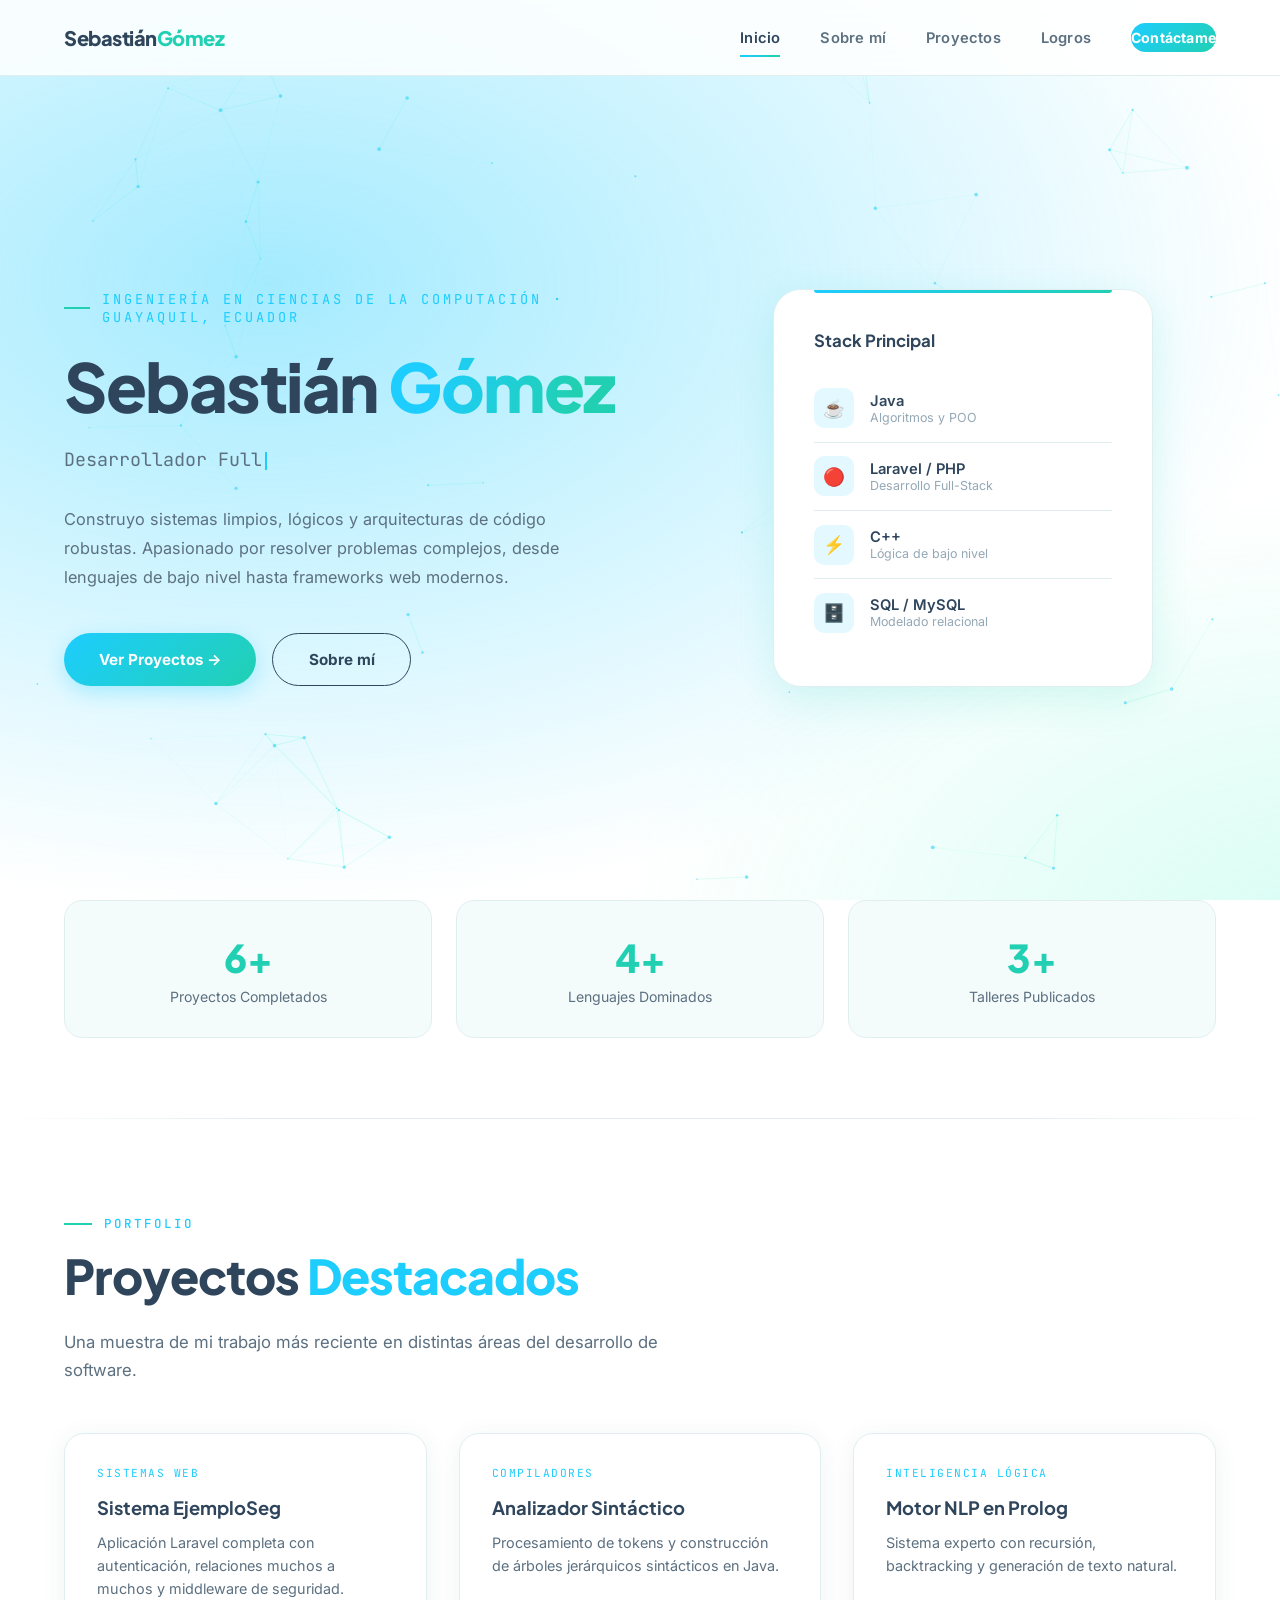
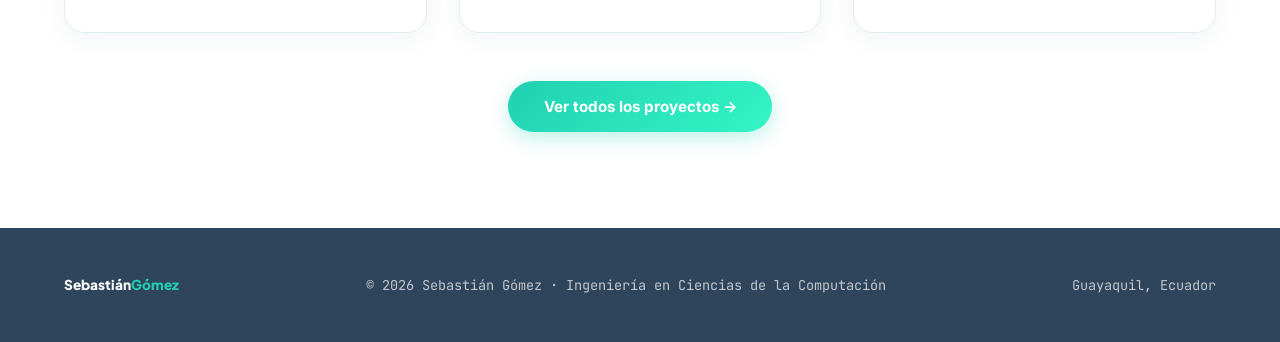
<file: index.html>
<!DOCTYPE html>
<html lang="es">
<head>
  <meta charset="UTF-8" />
  <meta name="viewport" content="width=device-width, initial-scale=1.0" />
  <title>Sebastián Gómez — Ingeniería en Ciencias de la Computación</title>

  <!-- Fuentes: Plus Jakarta Sans (títulos, look corporativo tipo Wix) + Inter (cuerpo) -->
  <link rel="preconnect" href="https://fonts.googleapis.com" />
  <link href="https://fonts.googleapis.com/css2?family=Plus+Jakarta+Sans:wght@500;700;800&family=Inter:wght@400;500;600&family=JetBrains+Mono:wght@400;500&display=swap" rel="stylesheet" />

  <!-- Hoja de estilos compartida por todo el sitio -->
  <link rel="stylesheet" href="style.css" />

  <!-- ====================================================
       ESTILOS PROPIOS DE ESTA PÁGINA (index.html)
       Todo lo que solo aplica al Home va aquí, para no
       inflar el archivo style.css compartido.
       ==================================================== -->
  <style>
    /* HERO: sección de bienvenida grande arriba de todo */
    .hero {
      min-height: calc(100vh - var(--nav-h));
      display: flex; align-items: center;
      gap: 4rem;
      max-width: 1280px; margin: 0 auto;
      padding: 3rem 4rem;
    }
    .hero-left { flex: 1.15; }

    .hero-eyebrow {
      font-family: var(--font-mono);
      font-size: 0.85rem; color: var(--blue);
      letter-spacing: 3px; text-transform: uppercase;
      margin-bottom: 1.5rem;
      display: flex; align-items: center; gap: 0.75rem;
    }
    .hero-eyebrow::before { content: ''; width: 32px; height: 2px; background: var(--gold); }

    .hero-title {
      font-family: var(--font-display);
      font-size: clamp(2.6rem, 5.5vw, 4.2rem);
      font-weight: 800;
      line-height: 1.08;
      letter-spacing: -1.5px;
      color: var(--navy);
      margin-bottom: 1.5rem;
    }
    .hero-title .accent {
      /* Texto con degradado cian -> turquesa, look "premium" */
      background: linear-gradient(100deg, var(--blue) 20%, var(--gold) 80%);
      background-clip: text;
      -webkit-background-clip: text; -webkit-text-fill-color: transparent;
    }

    /* Rol rotativo tipo "máquina de escribir" */
    .hero-role {
      font-family: var(--font-mono);
      font-size: 1.15rem; color: var(--text-muted);
      margin-bottom: 2rem; min-height: 1.6rem;
    }
    .cursor-blink {
      display: inline-block; width: 2px; height: 1.1rem;
      background: var(--blue); margin-left: 3px; vertical-align: middle;
      animation: blink 1s step-end infinite;
    }
    @keyframes blink { 0%, 100% { opacity: 1; } 50% { opacity: 0; } }

    .hero-desc {
      color: var(--text-muted); line-height: 1.8;
      max-width: 540px; margin-bottom: 2.5rem;
      font-size: 1.02rem;
    }
    .hero-btns { display: flex; gap: 1rem; flex-wrap: wrap; }

    /* Columna derecha: tarjeta flotante con stack tecnológico */
    .hero-right { flex: 1; display: flex; justify-content: center; }
    .stack-card {
      background: #fff;
      border: 1px solid var(--border);
      border-radius: 28px;
      box-shadow: var(--shadow-hover);
      padding: 2.5rem;
      width: 100%; max-width: 380px;
      position: relative;
    }
    /* Línea decorativa dorada arriba de la tarjeta */
    .stack-card::before {
      content: '';
      position: absolute; top: 0; left: 2.5rem; right: 2.5rem; height: 3px;
      background: linear-gradient(90deg, var(--blue), var(--gold));
      border-radius: 0 0 4px 4px;
    }
    .stack-card h3 {
      font-family: var(--font-display); font-size: 1.05rem;
      color: var(--navy); margin-bottom: 1.5rem;
    }
    .stack-row {
      display: flex; align-items: center; gap: 1rem;
      padding: 0.85rem 0;
      border-bottom: 1px solid var(--border);
    }
    .stack-row:last-child { border-bottom: none; }
    .stack-icon {
      width: 40px; height: 40px; border-radius: 10px;
      background: var(--blue-light);
      display: flex; align-items: center; justify-content: center;
      font-size: 1.1rem; flex-shrink: 0;
    }
    .stack-info h4 { font-size: 0.92rem; color: var(--navy); font-weight: 600; }
    .stack-info p { font-size: 0.78rem; color: var(--text-light); }

    /* Barra de estadísticas debajo del hero */
    .stats-row {
      display: grid; grid-template-columns: repeat(3, 1fr);
      gap: 1.5rem;
      max-width: 1280px; margin: 0 auto;
      padding: 0 4rem 5rem;
    }
    .stat-box {
      text-align: center; padding: 2rem 1rem;
      border-radius: 18px;
      background: var(--bg-soft);
      border: 1px solid var(--border);
    }
    .stat-num {
      font-family: var(--font-display); font-size: 2.4rem; font-weight: 800;
      color: var(--navy);
    }
    .stat-num span { color: var(--gold); } /* el "+" en turquesa */
    .stat-label { color: var(--text-muted); font-size: 0.88rem; margin-top: 0.4rem; }

    /* Preview de proyectos destacados (resumen, el detalle vive en proyectos.html) */
    .preview-grid {
      display: grid; grid-template-columns: repeat(auto-fit, minmax(320px, 1fr));
      gap: 2rem;
    }
    .preview-card { padding: 2rem; }
    .preview-tag {
      font-family: var(--font-mono); font-size: 0.7rem;
      color: var(--blue); letter-spacing: 1.5px;
      text-transform: uppercase; margin-bottom: 1rem; display: block;
    }
    .preview-card h3 { font-family: var(--font-display); font-size: 1.15rem; color: var(--navy); margin-bottom: 0.75rem; }
    .preview-card p { color: var(--text-muted); font-size: 0.9rem; line-height: 1.6; }

    .center-cta { text-align: center; margin-top: 3rem; }

    @media (max-width: 900px) {
      .hero { flex-direction: column; padding: 2.5rem 1.5rem; text-align: center; }
      .hero-eyebrow { justify-content: center; }
      .hero-desc { margin-left: auto; margin-right: auto; }
      .hero-btns { justify-content: center; }
      .stats-row { grid-template-columns: 1fr; padding: 0 1.5rem 3rem; }
    }
  </style>
</head>
<body>

<!-- Cortina de transición entre páginas (ver style.css sección 11 y script.js sección 5) -->
<div id="page-transition"><span class="transition-mark">SG</span></div>

<!-- Capa de fondo decorativa: mesh de color animado -->
<div class="ambient-bg"></div>
<!-- Capa de fondo decorativa: partículas conectadas (dibujadas por JS) -->
<canvas id="bg-canvas"></canvas>

<!-- ============================================================
     BARRA DE NAVEGACIÓN
     Nota: cada <a> apunta a un archivo .html real, así que al
     hacer clic SE CAMBIA DE PÁGINA (no hace scroll en la misma).
     La clase "active" marca en qué página estás. Cópiala y
     muévela a la página correspondiente en cada archivo.
     ============================================================ -->
<nav>
  <a class="nav-logo" href="index.html">Sebastián<span>Gómez</span></a>

  <button class="nav-toggle" aria-label="Abrir menú">
    <span></span><span></span><span></span>
  </button>

  <div class="nav-links">
    <a href="index.html" class="active">Inicio</a>
    <a href="sobre-mi.html">Sobre mí</a>
    <a href="proyectos.html">Proyectos</a>
    <a href="logros.html">Logros</a>
    <a href="contacto.html" class="nav-cta">Contáctame</a>
  </div>
</nav>

<!-- ============================================================
     HERO — Sección principal de bienvenida
     ============================================================ -->
<section class="hero">
  <div class="hero-left">
    <div class="hero-eyebrow reveal">Ingeniería en Ciencias de la computación · Guayaquil, Ecuador</div>

    <h1 class="hero-title reveal">
      Sebastián <span class="accent">Gómez</span>
    </h1>

    <!-- El texto dentro de este <p> lo escribe el JS (efecto máquina de escribir) -->
    <p class="hero-role reveal" id="typewriter"><span class="cursor-blink"></span></p>

    <p class="hero-desc reveal">
      Construyo sistemas limpios, lógicos y arquitecturas de código robustas.
      Apasionado por resolver problemas complejos, desde lenguajes de bajo
      nivel hasta frameworks web modernos.
    </p>

    <div class="hero-btns reveal">
      <a href="proyectos.html" class="btn-primary">Ver Proyectos →</a>
      <a href="sobre-mi.html" class="btn-outline">Sobre mí</a>
    </div>
  </div>

  <div class="hero-right">
    <!-- Tarjeta flotante con el stack tecnológico principal -->
    <div class="stack-card reveal">
      <h3>Stack Principal</h3>
      <div class="stack-row">
        <div class="stack-icon">☕</div>
        <div class="stack-info"><h4>Java</h4><p>Algoritmos y POO</p></div>
      </div>
      <div class="stack-row">
        <div class="stack-icon">🔴</div>
        <div class="stack-info"><h4>Laravel / PHP</h4><p>Desarrollo Full-Stack</p></div>
      </div>
      <div class="stack-row">
        <div class="stack-icon">⚡</div>
        <div class="stack-info"><h4>C++</h4><p>Lógica de bajo nivel</p></div>
      </div>
      <div class="stack-row">
        <div class="stack-icon">🗄️</div>
        <div class="stack-info"><h4>SQL / MySQL</h4><p>Modelado relacional</p></div>
      </div>
    </div>
  </div>
</section>

<!-- ============================================================
     BARRA DE ESTADÍSTICAS
     data-count="N" le dice al script.js hasta qué número animar
     ============================================================ -->
<div class="stats-row">
  <div class="stat-box reveal">
    <div class="stat-num"><span data-count="6">0</span></div>
    <div class="stat-label">Proyectos Completados</div>
  </div>
  <div class="stat-box reveal">
    <div class="stat-num"><span data-count="4">0</span></div>
    <div class="stat-label">Lenguajes Dominados</div>
  </div>
  <div class="stat-box reveal">
    <div class="stat-num"><span data-count="3">0</span></div>
    <div class="stat-label">Talleres Publicados</div>
  </div>
</div>

<div class="divider"></div>

<!-- ============================================================
     PREVIEW DE PROYECTOS DESTACADOS
     Solo 3 tarjetas resumen aquí; el listado completo está en
     proyectos.html. Esto evita repetir todo el contenido.
     ============================================================ -->
<section class="page-section">
  <div class="container">
    <div class="section-label">Portfolio</div>
    <h2 class="section-title reveal">Proyectos <span class="accent">Destacados</span></h2>
    <p class="section-subtitle reveal">Una muestra de mi trabajo más reciente en distintas áreas del desarrollo de software.</p>

    <div class="preview-grid">
      <div class="card preview-card reveal">
        <span class="preview-tag">Sistemas Web</span>
        <h3>Sistema EjemploSeg</h3>
        <p>Aplicación Laravel completa con autenticación, relaciones muchos a muchos y middleware de seguridad.</p>
      </div>
      <div class="card preview-card reveal">
        <span class="preview-tag">Compiladores</span>
        <h3>Analizador Sintáctico</h3>
        <p>Procesamiento de tokens y construcción de árboles jerárquicos sintácticos en Java.</p>
      </div>
      <div class="card preview-card reveal">
        <span class="preview-tag">Inteligencia Lógica</span>
        <h3>Motor NLP en Prolog</h3>
        <p>Sistema experto con recursión, backtracking y generación de texto natural.</p>
      </div>
    </div>

    <div class="center-cta reveal">
      <a href="proyectos.html" class="btn-gold">Ver todos los proyectos →</a>
    </div>
  </div>
</section>

<!-- ============================================================
     FOOTER GLOBAL
     ============================================================ -->
<footer>
  <span class="footer-logo">Sebastián<span>Gómez</span></span>
  <span>© 2026 Sebastián Gómez · Ingeniería en Ciencias de la Computación</span>
  <span>Guayaquil, Ecuador</span>
</footer>

<!-- Script compartido: menú móvil, scroll reveal y contadores -->
<script src="script.js"></script>

<!-- ====================================================
     SCRIPT PROPIO DE ESTA PÁGINA: efecto "máquina de escribir"
     Si quieres cambiar los roles que rotan, edita el array
     "roles" de abajo.
     ==================================================== -->
<script>
  const roles = [
    'Desarrollador Full-Stack',
    'Ingeniero de Software',
    'Arquitecto de Sistemas',
    'Entusiasta del Open Source'
  ];
  let roleIndex = 0, charIndex = 0, isDeleting = false;
  const el = document.getElementById('typewriter');

  function typeLoop() {
    const word = roles[roleIndex];
    if (!isDeleting) {
      el.innerHTML = word.slice(0, ++charIndex) + '<span class="cursor-blink"></span>';
      if (charIndex === word.length) { isDeleting = true; setTimeout(typeLoop, 1800); return; }
    } else {
      el.innerHTML = word.slice(0, --charIndex) + '<span class="cursor-blink"></span>';
      if (charIndex === 0) { isDeleting = false; roleIndex = (roleIndex + 1) % roles.length; }
    }
    setTimeout(typeLoop, isDeleting ? 45 : 85);
  }
  typeLoop();
</script>

</body>
</html>
</file>
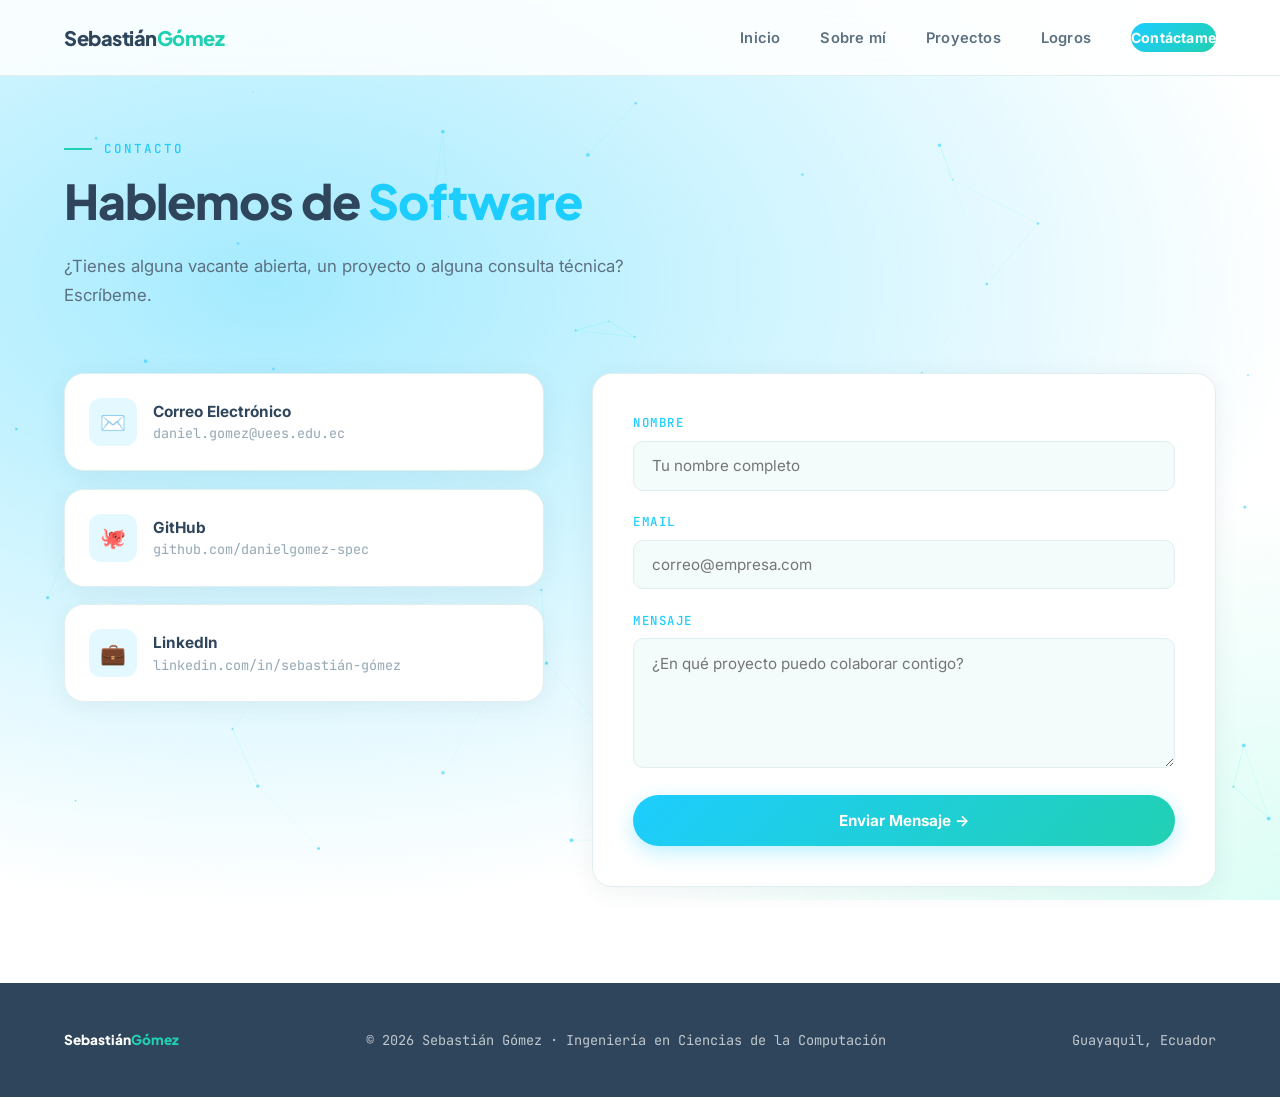
<file: contacto.html>
<!DOCTYPE html>
<html lang="es">
<head>
  <meta charset="UTF-8" />
  <meta name="viewport" content="width=device-width, initial-scale=1.0" />
  <title>Contacto — Sebastián Gómez</title>

  <link rel="preconnect" href="https://fonts.googleapis.com" />
  <link href="https://fonts.googleapis.com/css2?family=Plus+Jakarta+Sans:wght@500;700;800&family=Inter:wght@400;500;600&family=JetBrains+Mono:wght@400;500&display=swap" rel="stylesheet" />
  <link rel="stylesheet" href="style.css" />

  <!-- ====================================================
       ESTILOS PROPIOS DE ESTA PÁGINA (contacto.html)
       ==================================================== -->
  <style>
    .page-header { padding: 4rem 0 1rem; }

    .contact-grid { display: grid; grid-template-columns: 1fr 1.3fr; gap: 3rem; }

    /* Tarjetas de enlaces sociales */
    .contact-links { display: flex; flex-direction: column; gap: 1.1rem; }
    .contact-link {
      display: flex; align-items: center; gap: 1rem;
      padding: 1.5rem; text-decoration: none;
    }
    .contact-link:hover { transform: translateX(6px); }
    .contact-icon {
      width: 48px; height: 48px; border-radius: 12px;
      background: var(--blue-light);
      display: flex; align-items: center; justify-content: center;
      font-size: 1.3rem; flex-shrink: 0;
    }
    .contact-link h4 { color: var(--navy); font-size: 0.96rem; font-weight: 700; margin-bottom: 0.2rem; }
    .contact-link p { color: var(--text-light); font-size: 0.84rem; font-family: var(--font-mono); }

    /* Formulario */
    .contact-form { padding: 2.5rem; }
    .form-group { margin-bottom: 1.4rem; }
    .form-group label {
      display: block; font-family: var(--font-mono); font-size: 0.78rem;
      text-transform: uppercase; letter-spacing: 1.5px;
      color: var(--blue); margin-bottom: 0.6rem; font-weight: 500;
    }
    .form-group input, .form-group textarea {
      width: 100%;
      background: var(--bg-soft);
      border: 1px solid var(--border);
      border-radius: 10px; padding: 0.9rem 1.1rem;
      color: var(--text); font-family: var(--font-body); font-size: 0.95rem;
      transition: border-color 0.25s ease, background 0.25s ease;
    }
    .form-group input:focus, .form-group textarea:focus {
      outline: none; border-color: var(--blue); background: #fff;
      box-shadow: 0 0 0 3px var(--blue-light);
    }
    .form-group textarea { resize: vertical; min-height: 130px; }

    /* Pequeño aviso de confirmación, oculto por defecto */
    .form-success {
      display: none;
      background: #e7f7ee; color: #1a9b5c;
      padding: 0.9rem 1.1rem; border-radius: 10px;
      font-size: 0.88rem; margin-top: 1rem; font-weight: 600;
    }
    .form-success.show { display: block; }

    @media (max-width: 900px) {
      .contact-grid { grid-template-columns: 1fr; }
    }
  </style>
</head>
<body>

<!-- Cortina de transición entre páginas (ver style.css sección 11 y script.js sección 5) -->
<div id="page-transition"><span class="transition-mark">SG</span></div>

<!-- Capa de fondo decorativa: mesh de color animado -->
<div class="ambient-bg"></div>
<!-- Capa de fondo decorativa: partículas conectadas (dibujadas por JS) -->
<canvas id="bg-canvas"></canvas>

<nav>
  <a class="nav-logo" href="index.html">Sebastián<span>Gómez</span></a>
  <button class="nav-toggle" aria-label="Abrir menú"><span></span><span></span><span></span></button>
  <div class="nav-links">
    <a href="index.html">Inicio</a>
    <a href="sobre-mi.html">Sobre mí</a>
    <a href="proyectos.html">Proyectos</a>
    <a href="logros.html">Logros</a>
    <a href="contacto.html" class="active nav-cta">Contáctame</a>
  </div>
</nav>

<section class="page-section page-header">
  <div class="container">
    <div class="section-label">Contacto</div>
    <h1 class="section-title reveal">Hablemos de <span class="accent">Software</span></h1>
    <p class="section-subtitle reveal">¿Tienes alguna vacante abierta, un proyecto o alguna consulta técnica? Escríbeme.</p>
  </div>
</section>

<section class="page-section" style="padding-top: 0;">
  <div class="container">
    <div class="contact-grid">

      <!-- COLUMNA IZQUIERDA: redes y contacto directo -->
      <div class="contact-links reveal">
        <a href="mailto:daniel.gomez@uees.edu.ec" class="card contact-link">
          <div class="contact-icon">✉️</div>
          <div><h4>Correo Electrónico</h4><p>daniel.gomez@uees.edu.ec</p></div>
        </a>
        <a href="https://github.com/danielgomez-spec" target="_blank" class="card contact-link">
          <div class="contact-icon">🐙</div>
          <div><h4>GitHub</h4><p>github.com/danielgomez-spec</p></div>
        </a>
        <a href="https://www.linkedin.com/in/sebasti%C3%A1n-g%C3%B3mez-villafuerte-a385a33a9/?skipRedirect=true" target="_blank" class="card contact-link">
          <div class="contact-icon">💼</div>
          <div><h4>LinkedIn</h4><p>linkedin.com/in/sebastián-gómez</p></div>
        </a>
      </div>

      <!-- COLUMNA DERECHA: formulario (simulado, no envía a un servidor real) -->
      <form class="card contact-form reveal" id="contactForm">
        <div class="form-group">
          <label>Nombre</label>
          <input type="text" placeholder="Tu nombre completo" required />
        </div>
        <div class="form-group">
          <label>Email</label>
          <input type="email" placeholder="correo@empresa.com" required />
        </div>
        <div class="form-group">
          <label>Mensaje</label>
          <textarea placeholder="¿En qué proyecto puedo colaborar contigo?" required></textarea>
        </div>
        <button type="submit" class="btn-primary" style="width:100%; justify-content:center;">Enviar Mensaje →</button>
        <div class="form-success" id="formSuccess">✓ Mensaje enviado correctamente. Te responderé pronto.</div>
      </form>

    </div>
  </div>
</section>

<footer>
  <span class="footer-logo">Sebastián<span>Gómez</span></span>
  <span>© 2026 Sebastián Gómez · Ingeniería en Ciencias de la Computación</span>
  <span>Guayaquil, Ecuador</span>
</footer>

<script src="script.js"></script>

<!-- ====================================================
     SCRIPT PROPIO: simula el envío del formulario.
     NOTA IMPORTANTE: este formulario NO envía correos reales.
     Para que funcione de verdad necesitas conectarlo a un
     servicio backend (ej: Formspree, EmailJS, o tu propio
     servidor). Por ahora solo muestra un mensaje de éxito.
     ==================================================== -->
<script>
  const form = document.getElementById('contactForm');
  const success = document.getElementById('formSuccess');
  form.addEventListener('submit', (e) => {
    e.preventDefault();
    success.classList.add('show');
    form.reset();
    setTimeout(() => success.classList.remove('show'), 4000);
  });
</script>

</body>
</html>
</file>
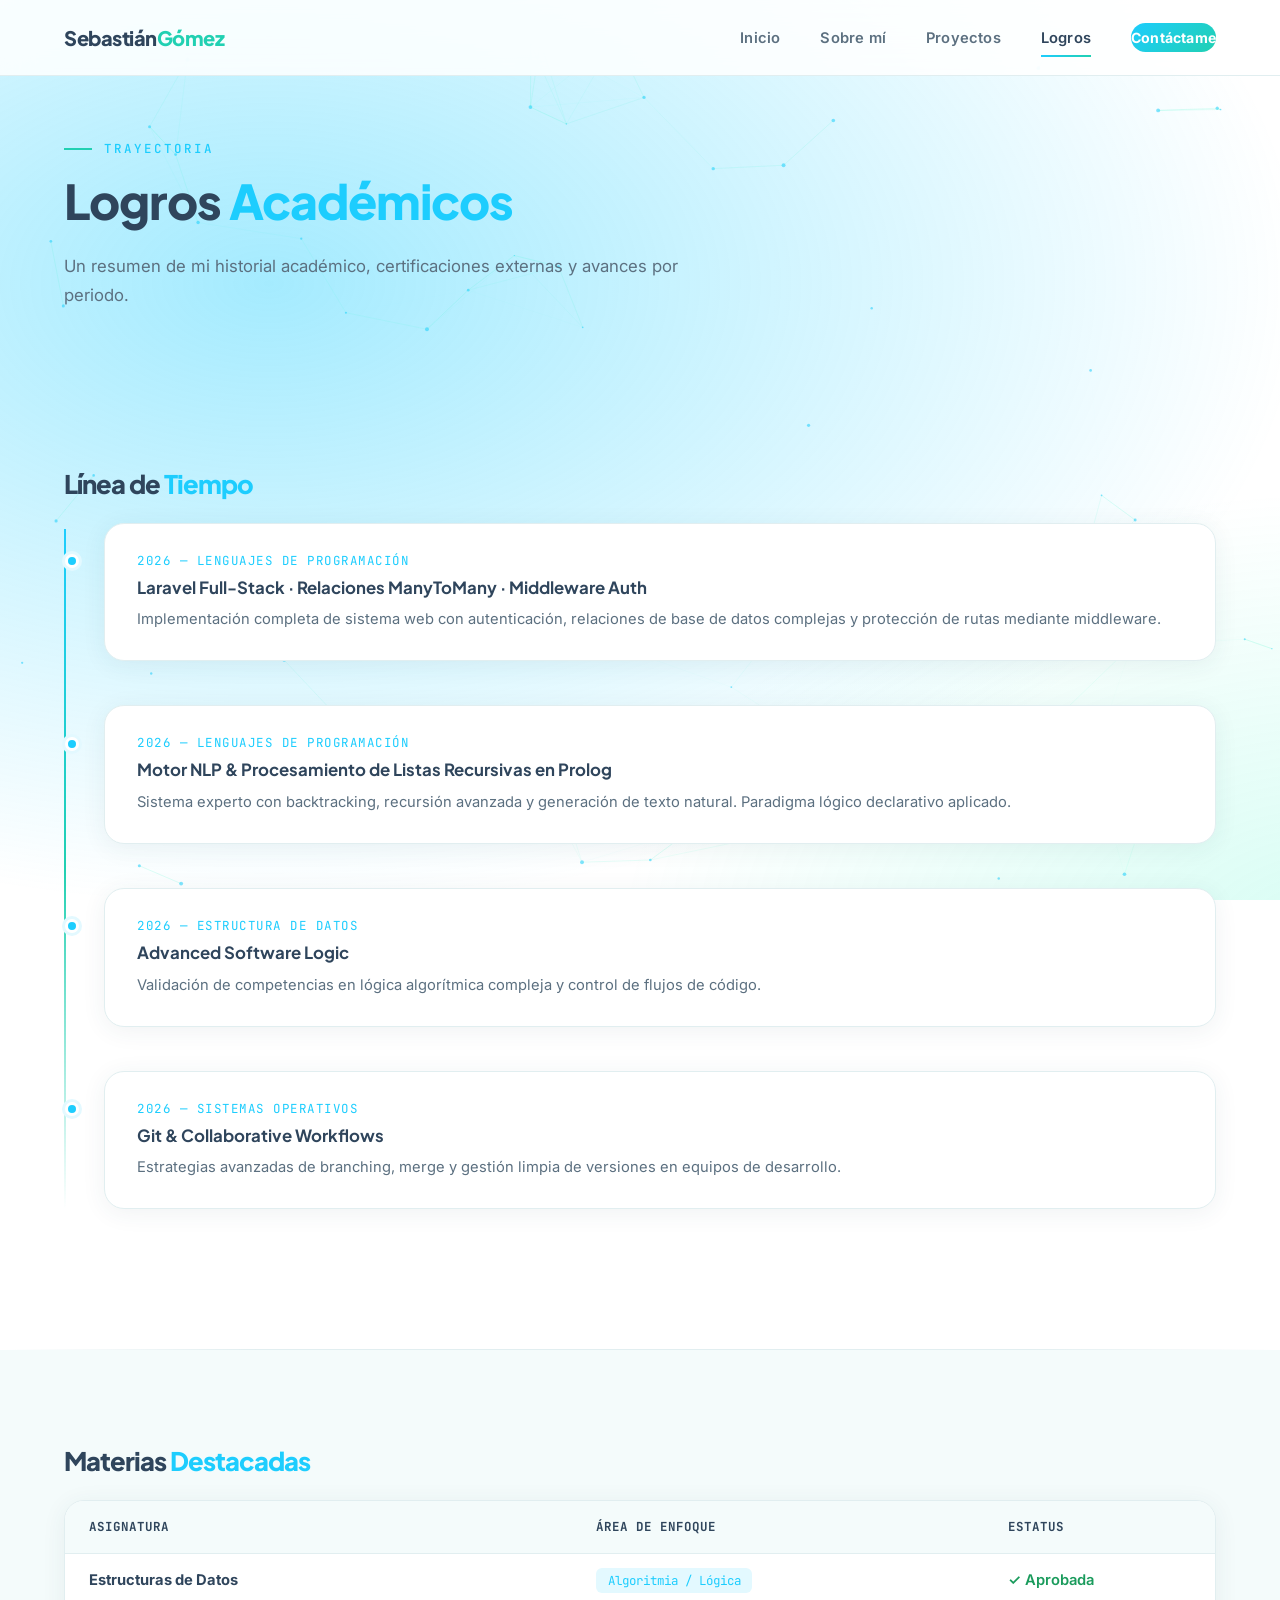
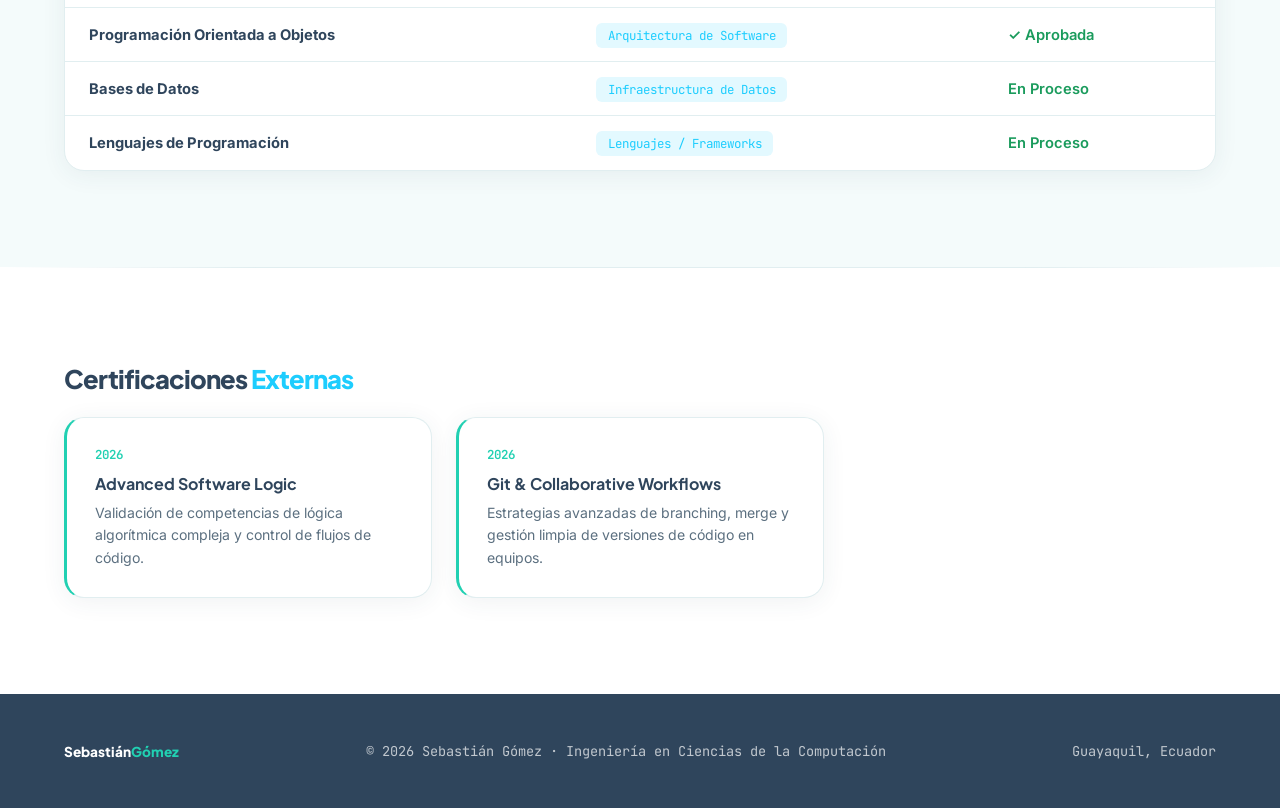
<file: logros.html>
<!DOCTYPE html>
<html lang="es">
<head>
  <meta charset="UTF-8" />
  <meta name="viewport" content="width=device-width, initial-scale=1.0" />
  <title>Logros — Sebastián Gómez</title>

  <link rel="preconnect" href="https://fonts.googleapis.com" />
  <link href="https://fonts.googleapis.com/css2?family=Plus+Jakarta+Sans:wght@500;700;800&family=Inter:wght@400;500;600&family=JetBrains+Mono:wght@400;500&display=swap" rel="stylesheet" />
  <link rel="stylesheet" href="style.css" />

  <!-- ====================================================
       ESTILOS PROPIOS DE ESTA PÁGINA (logros.html)
       ==================================================== -->
  <style>
    .page-header { padding: 4rem 0 1rem; }

    /* ── TIMELINE VERTICAL ──
       Una línea vertical (::before) conecta puntos (.timeline-dot)
       a la izquierda de cada item. */
    .timeline { position: relative; padding-left: 2.5rem; }
    .timeline::before {
      content: ''; position: absolute; left: 0; top: 0.4rem; bottom: 0; width: 2px;
      background: linear-gradient(180deg, var(--blue), var(--gold), transparent);
    }
    .timeline-item {
      position: relative; margin-bottom: 2.75rem;
      padding: 1.75rem 2rem;
    }
    .timeline-dot {
      position: absolute; left: -2.5rem; top: 1.9rem;
      width: 14px; height: 14px; border-radius: 50%;
      background: var(--blue);
      border: 3px solid #fff;
      box-shadow: 0 0 0 3px var(--blue-light);
    }
    .timeline-year {
      font-family: var(--font-mono); font-size: 0.78rem;
      color: var(--blue); letter-spacing: 1.5px; margin-bottom: 0.5rem;
      text-transform: uppercase;
    }
    .timeline-item h4 { font-family: var(--font-display); font-size: 1.05rem; color: var(--navy); margin-bottom: 0.6rem; }
    .timeline-item p { color: var(--text-muted); font-size: 0.92rem; line-height: 1.7; }

    /* ── TABLA DE MATERIAS ── */
    .table-card { overflow: hidden; padding: 0; }
    table { width: 100%; border-collapse: collapse; text-align: left; }
    th {
      background: var(--bg-soft); color: var(--navy);
      font-family: var(--font-mono); font-size: 0.78rem; text-transform: uppercase;
      letter-spacing: 1px; padding: 1.1rem 1.5rem; border-bottom: 1px solid var(--border);
    }
    td { padding: 1.1rem 1.5rem; border-bottom: 1px solid var(--border); color: var(--text-muted); font-size: 0.92rem; }
    tr:last-child td { border-bottom: none; }
    .badge-core {
      background: var(--blue-light); color: var(--blue);
      padding: 0.25rem 0.7rem; border-radius: 6px;
      font-family: var(--font-mono); font-size: 0.78rem;
    }
    .status-ok { color: #1a9b5c; font-weight: 600; }

    /* ── TARJETAS DE CERTIFICADOS ── */
    .cert-grid { display: grid; grid-template-columns: repeat(auto-fill, minmax(280px, 1fr)); gap: 1.5rem; }
    .cert-card { padding: 1.75rem; border-left: 3px solid var(--gold); }
    .cert-date {
      font-family: var(--font-mono); font-size: 0.78rem;
      color: var(--gold); margin-bottom: 0.6rem; font-weight: 600;
    }
    .cert-card h4 { font-family: var(--font-display); color: var(--navy); font-size: 1rem; margin-bottom: 0.5rem; }
    .cert-card p { color: var(--text-muted); font-size: 0.88rem; line-height: 1.6; }
  </style>
</head>
<body>

<!-- Cortina de transición entre páginas (ver style.css sección 11 y script.js sección 5) -->
<div id="page-transition"><span class="transition-mark">SG</span></div>

<!-- Capa de fondo decorativa: mesh de color animado -->
<div class="ambient-bg"></div>
<!-- Capa de fondo decorativa: partículas conectadas (dibujadas por JS) -->
<canvas id="bg-canvas"></canvas>

<nav>
  <a class="nav-logo" href="index.html">Sebastián<span>Gómez</span></a>
  <button class="nav-toggle" aria-label="Abrir menú"><span></span><span></span><span></span></button>
  <div class="nav-links">
    <a href="index.html">Inicio</a>
    <a href="sobre-mi.html">Sobre mí</a>
    <a href="proyectos.html">Proyectos</a>
    <a href="logros.html" class="active">Logros</a>
    <a href="contacto.html" class="nav-cta">Contáctame</a>
  </div>
</nav>

<section class="page-section page-header">
  <div class="container">
    <div class="section-label">Trayectoria</div>
    <h1 class="section-title reveal">Logros <span class="accent">Académicos</span></h1>
    <p class="section-subtitle reveal">Un resumen de mi historial académico, certificaciones externas y avances por periodo.</p>
  </div>
</section>

<!-- ── TIMELINE ── -->
<section class="page-section">
  <div class="container">
    <h2 class="section-title reveal" style="font-size: 1.6rem;">Línea de <span class="accent">Tiempo</span></h2>

    <div class="timeline">
      <div class="card timeline-item reveal">
        <div class="timeline-dot"></div>
        <div class="timeline-year">2026 — Lenguajes de Programación</div>
        <h4>Laravel Full-Stack · Relaciones ManyToMany · Middleware Auth</h4>
        <p>Implementación completa de sistema web con autenticación, relaciones de base de datos complejas y protección de rutas mediante middleware.</p>
      </div>
      <div class="card timeline-item reveal">
        <div class="timeline-dot"></div>
        <div class="timeline-year">2026 — Lenguajes de Programación</div>
        <h4>Motor NLP & Procesamiento de Listas Recursivas en Prolog</h4>
        <p>Sistema experto con backtracking, recursión avanzada y generación de texto natural. Paradigma lógico declarativo aplicado.</p>
      </div>
      <div class="card timeline-item reveal">
        <div class="timeline-dot"></div>
        <div class="timeline-year">2026 — Estructura de Datos</div>
        <h4>Advanced Software Logic</h4>
        <p>Validación de competencias en lógica algorítmica compleja y control de flujos de código.</p>
      </div>
      <div class="card timeline-item reveal">
        <div class="timeline-dot"></div>
        <div class="timeline-year">2026 — Sistemas Operativos</div>
        <h4>Git & Collaborative Workflows</h4>
        <p>Estrategias avanzadas de branching, merge y gestión limpia de versiones en equipos de desarrollo.</p>
      </div>
    </div>
  </div>
</section>

<div class="divider"></div>

<!-- ── MATERIAS DESTACADAS ── -->
<section class="page-section soft">
  <div class="container">
    <h2 class="section-title reveal" style="font-size: 1.6rem;">Materias <span class="accent">Destacadas</span></h2>

    <div class="card table-card reveal">
      <table>
        <thead>
          <tr><th>Asignatura</th><th>Área de Enfoque</th><th>Estatus</th></tr>
        </thead>
        <tbody>
          <tr>
            <td><strong style="color:var(--navy)">Estructuras de Datos</strong></td>
            <td><span class="badge-core">Algoritmia / Lógica</span></td>
            <td><span class="status-ok">✓ Aprobada</span></td>
          </tr>
          <tr>
            <td><strong style="color:var(--navy)">Programación Orientada a Objetos</strong></td>
            <td><span class="badge-core">Arquitectura de Software</span></td>
            <td><span class="status-ok">✓ Aprobada</span></td>
          </tr>
          <tr>
            <td><strong style="color:var(--navy)">Bases de Datos </strong></td>
            <td><span class="badge-core">Infraestructura de Datos</span></td>
            <td><span class="status-ok"> En Proceso</span></td>
          </tr>
          <tr>
            <td><strong style="color:var(--navy)">Lenguajes de Programación</strong></td>
            <td><span class="badge-core">Lenguajes / Frameworks</span></td>
            <td><span class="status-ok"> En Proceso</span></td>
          </tr>
        </tbody>
      </table>
    </div>
  </div>
</section>

<div class="divider"></div>

<!-- ── CERTIFICACIONES ── -->
<section class="page-section">
  <div class="container">
    <h2 class="section-title reveal" style="font-size: 1.6rem;">Certificaciones <span class="accent">Externas</span></h2>

    <div class="cert-grid">
      <div class="card cert-card reveal">
        <div class="cert-date">2026</div>
        <h4>Advanced Software Logic</h4>
        <p>Validación de competencias de lógica algorítmica compleja y control de flujos de código.</p>
      </div>
      <div class="card cert-card reveal">
        <div class="cert-date">2026</div>
        <h4>Git & Collaborative Workflows</h4>
        <p>Estrategias avanzadas de branching, merge y gestión limpia de versiones de código en equipos.</p>
      </div>
    </div>
  </div>
</section>

<footer>
  <span class="footer-logo">Sebastián<span>Gómez</span></span>
  <span>© 2026 Sebastián Gómez · Ingeniería en Ciencias de la Computación</span>
  <span>Guayaquil, Ecuador</span>
</footer>

<script src="script.js"></script>

</body>
</html>
</file>
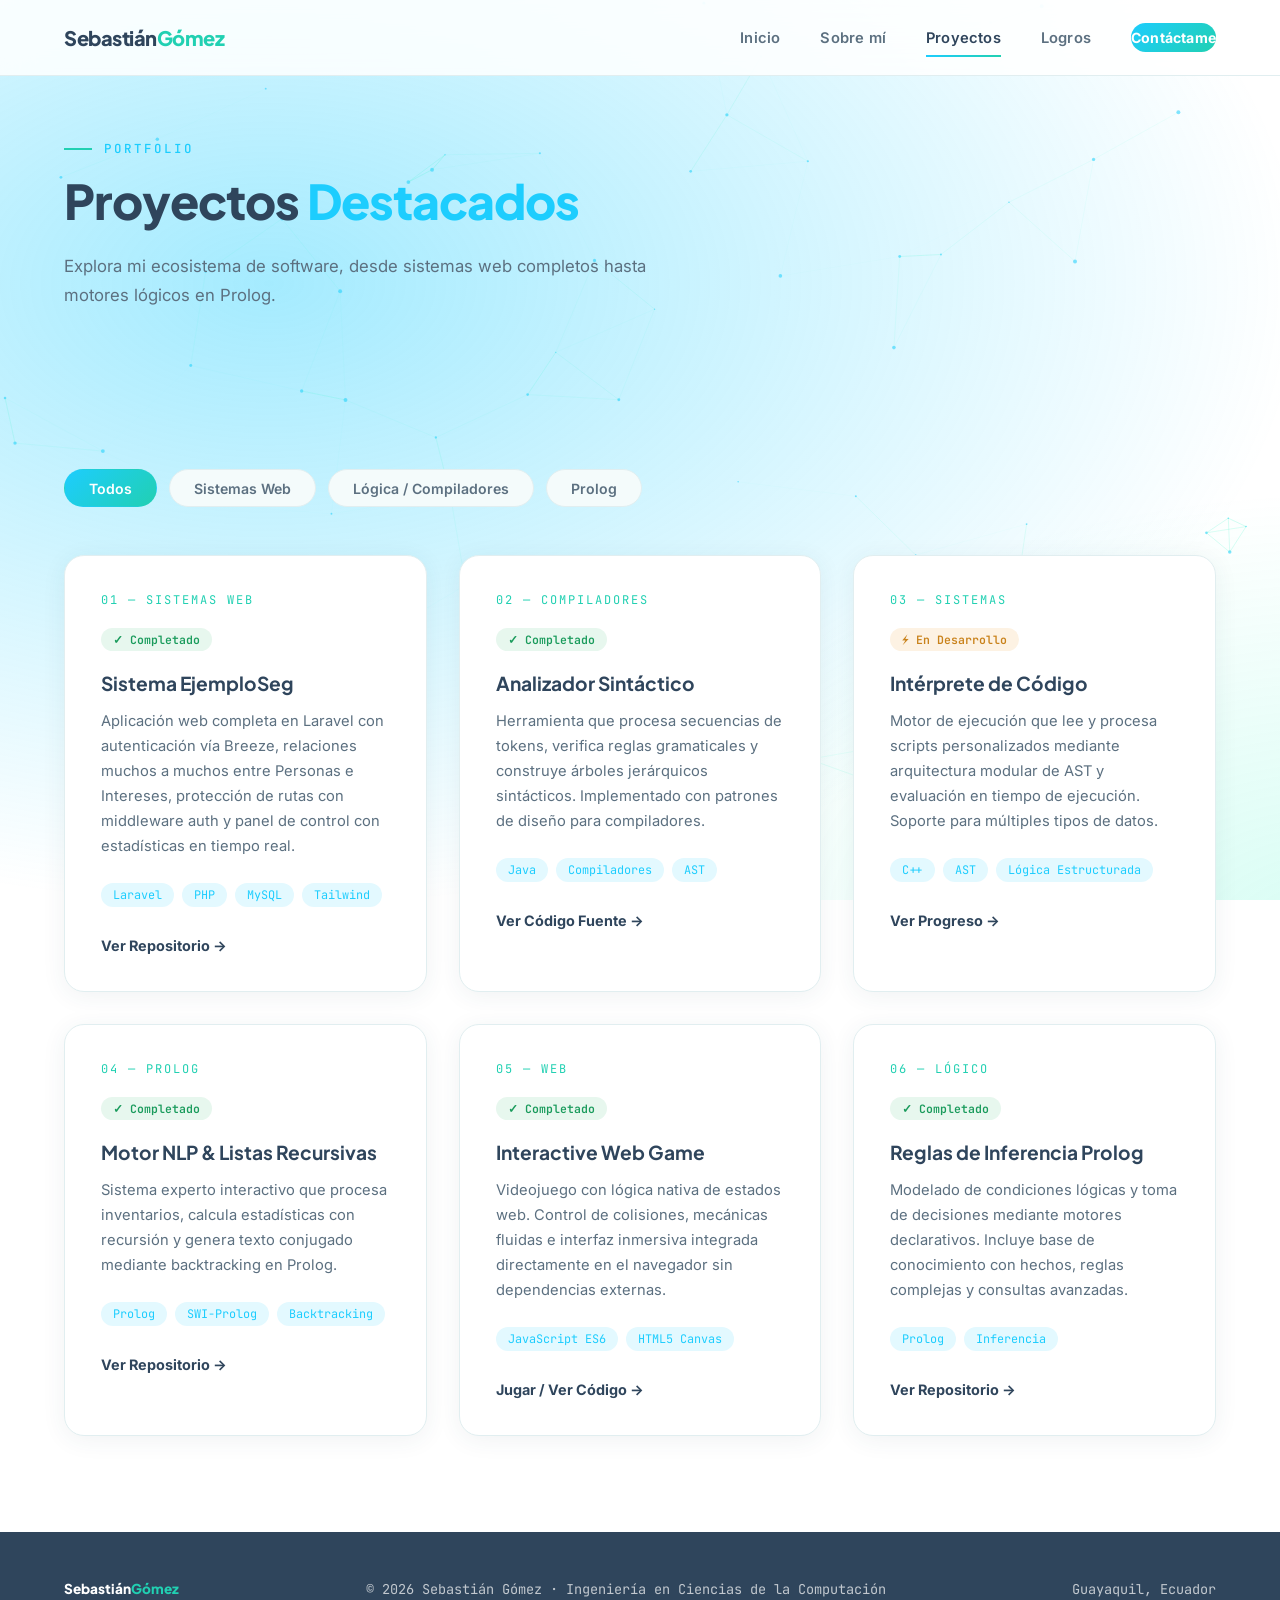
<file: proyectos.html>
<!DOCTYPE html>
<html lang="es">
<head>
  <meta charset="UTF-8" />
  <meta name="viewport" content="width=device-width, initial-scale=1.0" />
  <title>Proyectos — Sebastián Gómez</title>

  <link rel="preconnect" href="https://fonts.googleapis.com" />
  <link href="https://fonts.googleapis.com/css2?family=Plus+Jakarta+Sans:wght@500;700;800&family=Inter:wght@400;500;600&family=JetBrains+Mono:wght@400;500&display=swap" rel="stylesheet" />
  <link rel="stylesheet" href="style.css" />

  <!-- ====================================================
       ESTILOS PROPIOS DE ESTA PÁGINA (proyectos.html)
       ==================================================== -->
  <style>
    .page-header { padding: 4rem 0 1rem; }

    /* Botones de filtro */
    .filter-row { display: flex; gap: 0.75rem; flex-wrap: wrap; margin-bottom: 3rem; }
    .filter-btn {
      background: var(--bg-soft);
      border: 1px solid var(--border);
      color: var(--text-muted);
      padding: 0.6rem 1.5rem; border-radius: 50px;
      font-family: var(--font-body); font-size: 0.88rem; font-weight: 600;
      cursor: pointer; transition: all 0.25s ease;
    }
    .filter-btn:hover { border-color: var(--blue); color: var(--navy); }
    .filter-btn.active {
      background: linear-gradient(135deg, var(--blue), var(--gold));
      border-color: transparent; color: #fff;
    }

    /* Grid de proyectos */
    .projects-grid {
      display: grid; grid-template-columns: repeat(auto-fill, minmax(360px, 1fr));
      gap: 2rem;
    }
    .project-card { padding: 2.25rem; transition: transform 0.4s ease, box-shadow 0.4s ease, opacity 0.3s ease; }

    .project-num {
      font-family: var(--font-mono); font-size: 0.75rem;
      color: var(--gold); letter-spacing: 2px; margin-bottom: 1.25rem;
    }
    .status-badge {
      display: inline-block; font-family: var(--font-mono); font-size: 0.72rem;
      padding: 0.25rem 0.75rem; border-radius: 50px; font-weight: 600; margin-bottom: 1.25rem;
    }
    .status-done { background: #e7f7ee; color: #1a9b5c; }
    .status-progress { background: #fdf2e3; color: #c9821b; }

    .project-card h3 { font-family: var(--font-display); font-size: 1.2rem; color: var(--navy); margin-bottom: 0.85rem; }
    .project-card p { color: var(--text-muted); font-size: 0.92rem; line-height: 1.7; margin-bottom: 1.5rem; }

    .tech-stack { display: flex; flex-wrap: wrap; gap: 0.5rem; margin-bottom: 1.75rem; }
    .tech-pill {
      font-family: var(--font-mono); font-size: 0.74rem;
      background: var(--blue-light); color: var(--blue);
      padding: 0.25rem 0.75rem; border-radius: 50px;
    }
    .card-link {
      color: var(--navy); text-decoration: none; font-weight: 700; font-size: 0.9rem;
      display: inline-flex; align-items: center; gap: 0.5rem;
      transition: gap 0.3s ease, color 0.3s ease;
    }
    .card-link:hover { gap: 0.85rem; color: var(--blue); }

    /* Estado oculto para el filtrado por JS */
    .project-card.hidden { display: none; }
  </style>
</head>
<body>

<!-- Cortina de transición entre páginas (ver style.css sección 11 y script.js sección 5) -->
<div id="page-transition"><span class="transition-mark">SG</span></div>

<!-- Capa de fondo decorativa: mesh de color animado -->
<div class="ambient-bg"></div>
<!-- Capa de fondo decorativa: partículas conectadas (dibujadas por JS) -->
<canvas id="bg-canvas"></canvas>

<nav>
  <a class="nav-logo" href="index.html">Sebastián<span>Gómez</span></a>
  <button class="nav-toggle" aria-label="Abrir menú"><span></span><span></span><span></span></button>
  <div class="nav-links">
    <a href="index.html">Inicio</a>
    <a href="sobre-mi.html">Sobre mí</a>
    <a href="proyectos.html" class="active">Proyectos</a>
    <a href="logros.html">Logros</a>
    <a href="contacto.html" class="nav-cta">Contáctame</a>
  </div>
</nav>

<section class="page-section page-header">
  <div class="container">
    <div class="section-label">Portfolio</div>
    <h1 class="section-title reveal">Proyectos <span class="accent">Destacados</span></h1>
    <p class="section-subtitle reveal">Explora mi ecosistema de software, desde sistemas web completos hasta motores lógicos en Prolog.</p>
  </div>
</section>

<section class="page-section">
  <div class="container">

    <!-- FILTROS: el atributo data-filter define la categoría.
         "all" siempre muestra todo. El JS de abajo lee este
         atributo y compara con data-category de cada tarjeta. -->
    <div class="filter-row reveal">
      <button class="filter-btn active" data-filter="all">Todos</button>
      <button class="filter-btn" data-filter="web">Sistemas Web</button>
      <button class="filter-btn" data-filter="logica">Lógica / Compiladores</button>
      <button class="filter-btn" data-filter="prolog">Prolog</button>
    </div>

    <div class="projects-grid">

      <div class="card project-card reveal" data-category="web">
        <div class="project-num">01 — SISTEMAS WEB</div>
        <span class="status-badge status-done">✓ Completado</span>
        <h3>Sistema EjemploSeg</h3>
        <p>Aplicación web completa en Laravel con autenticación vía Breeze, relaciones muchos a muchos entre Personas e Intereses, protección de rutas con middleware auth y panel de control con estadísticas en tiempo real.</p>
        <div class="tech-stack">
          <span class="tech-pill">Laravel</span>
          <span class="tech-pill">PHP</span>
          <span class="tech-pill">MySQL</span>
          <span class="tech-pill">Tailwind</span>
        </div>
        <a href="https://github.com/raulgaray26/StadiumHub" target="_blank" class="card-link">Ver Repositorio →</a>
      </div>

      <div class="card project-card reveal" data-category="logica">
        <div class="project-num">02 — COMPILADORES</div>
        <span class="status-badge status-done">✓ Completado</span>
        <h3>Analizador Sintáctico</h3>
        <p>Herramienta que procesa secuencias de tokens, verifica reglas gramaticales y construye árboles jerárquicos sintácticos. Implementado con patrones de diseño para compiladores.</p>
        <div class="tech-stack">
          <span class="tech-pill">Java</span>
          <span class="tech-pill">Compiladores</span>
          <span class="tech-pill">AST</span>
        </div>
        <a href="https://github.com/danielgomez-spec/Proyectos-C" target="_blank" class="card-link">Ver Código Fuente →</a>
      </div>

      <div class="card project-card reveal" data-category="logica">
        <div class="project-num">03 — SISTEMAS</div>
        <span class="status-badge status-progress">⚡ En Desarrollo</span>
        <h3>Intérprete de Código</h3>
        <p>Motor de ejecución que lee y procesa scripts personalizados mediante arquitectura modular de AST y evaluación en tiempo de ejecución. Soporte para múltiples tipos de datos.</p>
        <div class="tech-stack">
          <span class="tech-pill">C++</span>
          <span class="tech-pill">AST</span>
          <span class="tech-pill">Lógica Estructurada</span>
        </div>
        <a href="https://github.com/raulgaray26/Inventario-Distribuido-Docker-Tailscale" target="_blank" class="card-link">Ver Progreso →</a>
      </div>

      <div class="card project-card reveal" data-category="prolog">
        <div class="project-num">04 — PROLOG</div>
        <span class="status-badge status-done">✓ Completado</span>
        <h3>Motor NLP & Listas Recursivas</h3>
        <p>Sistema experto interactivo que procesa inventarios, calcula estadísticas con recursión y genera texto conjugado mediante backtracking en Prolog.</p>
        <div class="tech-stack">
          <span class="tech-pill">Prolog</span>
          <span class="tech-pill">SWI-Prolog</span>
          <span class="tech-pill">Backtracking</span>
        </div>
        <a href="https://github.com/danielgomez-spec/taller4-prolog" target="_blank" class="card-link">Ver Repositorio →</a>
      </div>

      <div class="card project-card reveal" data-category="web">
        <div class="project-num">05 — WEB</div>
        <span class="status-badge status-done">✓ Completado</span>
        <h3>Interactive Web Game</h3>
        <p>Videojuego con lógica nativa de estados web. Control de colisiones, mecánicas fluidas e interfaz inmersiva integrada directamente en el navegador sin dependencias externas.</p>
        <div class="tech-stack">
          <span class="tech-pill">JavaScript ES6</span>
          <span class="tech-pill">HTML5 Canvas</span>
        </div>
        <a href="https://github.com/danielgomez-spec/reino-misterios-prolog" target="_blank" class="card-link">Jugar / Ver Código →</a>
      </div>

      <div class="card project-card reveal" data-category="prolog">
        <div class="project-num">06 — LÓGICO</div>
        <span class="status-badge status-done">✓ Completado</span>
        <h3>Reglas de Inferencia Prolog</h3>
        <p>Modelado de condiciones lógicas y toma de decisiones mediante motores declarativos. Incluye base de conocimiento con hechos, reglas complejas y consultas avanzadas.</p>
        <div class="tech-stack">
          <span class="tech-pill">Prolog</span>
          <span class="tech-pill">Inferencia</span>
        </div>
        <a href="https://github.com/danielgomez-spec/taller3-prolog" target="_blank" class="card-link">Ver Repositorio →</a>
      </div>

    </div>
  </div>
</section>

<footer>
  <span class="footer-logo">Sebastián<span>Gómez</span></span>
  <span>© 2026 Sebastián Gómez · Ingeniería en Ciencias de la Computación</span>
  <span>Guayaquil, Ecuador</span>
</footer>

<script src="script.js"></script>

<!-- ====================================================
     SCRIPT PROPIO: lógica de filtrado de proyectos.
     Al hacer clic en un botón de filtro:
     1) Quita "active" de todos los botones y lo pone en el clicado
     2) Recorre las tarjetas y oculta las que no coincidan
        con la categoría seleccionada (o muestra todo si es "all")
     ==================================================== -->
<script>
  const filterBtns = document.querySelectorAll('.filter-btn');
  const projectCards = document.querySelectorAll('.project-card');

  filterBtns.forEach(btn => {
    btn.addEventListener('click', () => {
      filterBtns.forEach(b => b.classList.remove('active'));
      btn.classList.add('active');

      const filter = btn.dataset.filter;
      projectCards.forEach(card => {
        const match = filter === 'all' || card.dataset.category === filter;
        card.classList.toggle('hidden', !match);
      });
    });
  });
</script>

</body>
</html>
</file>
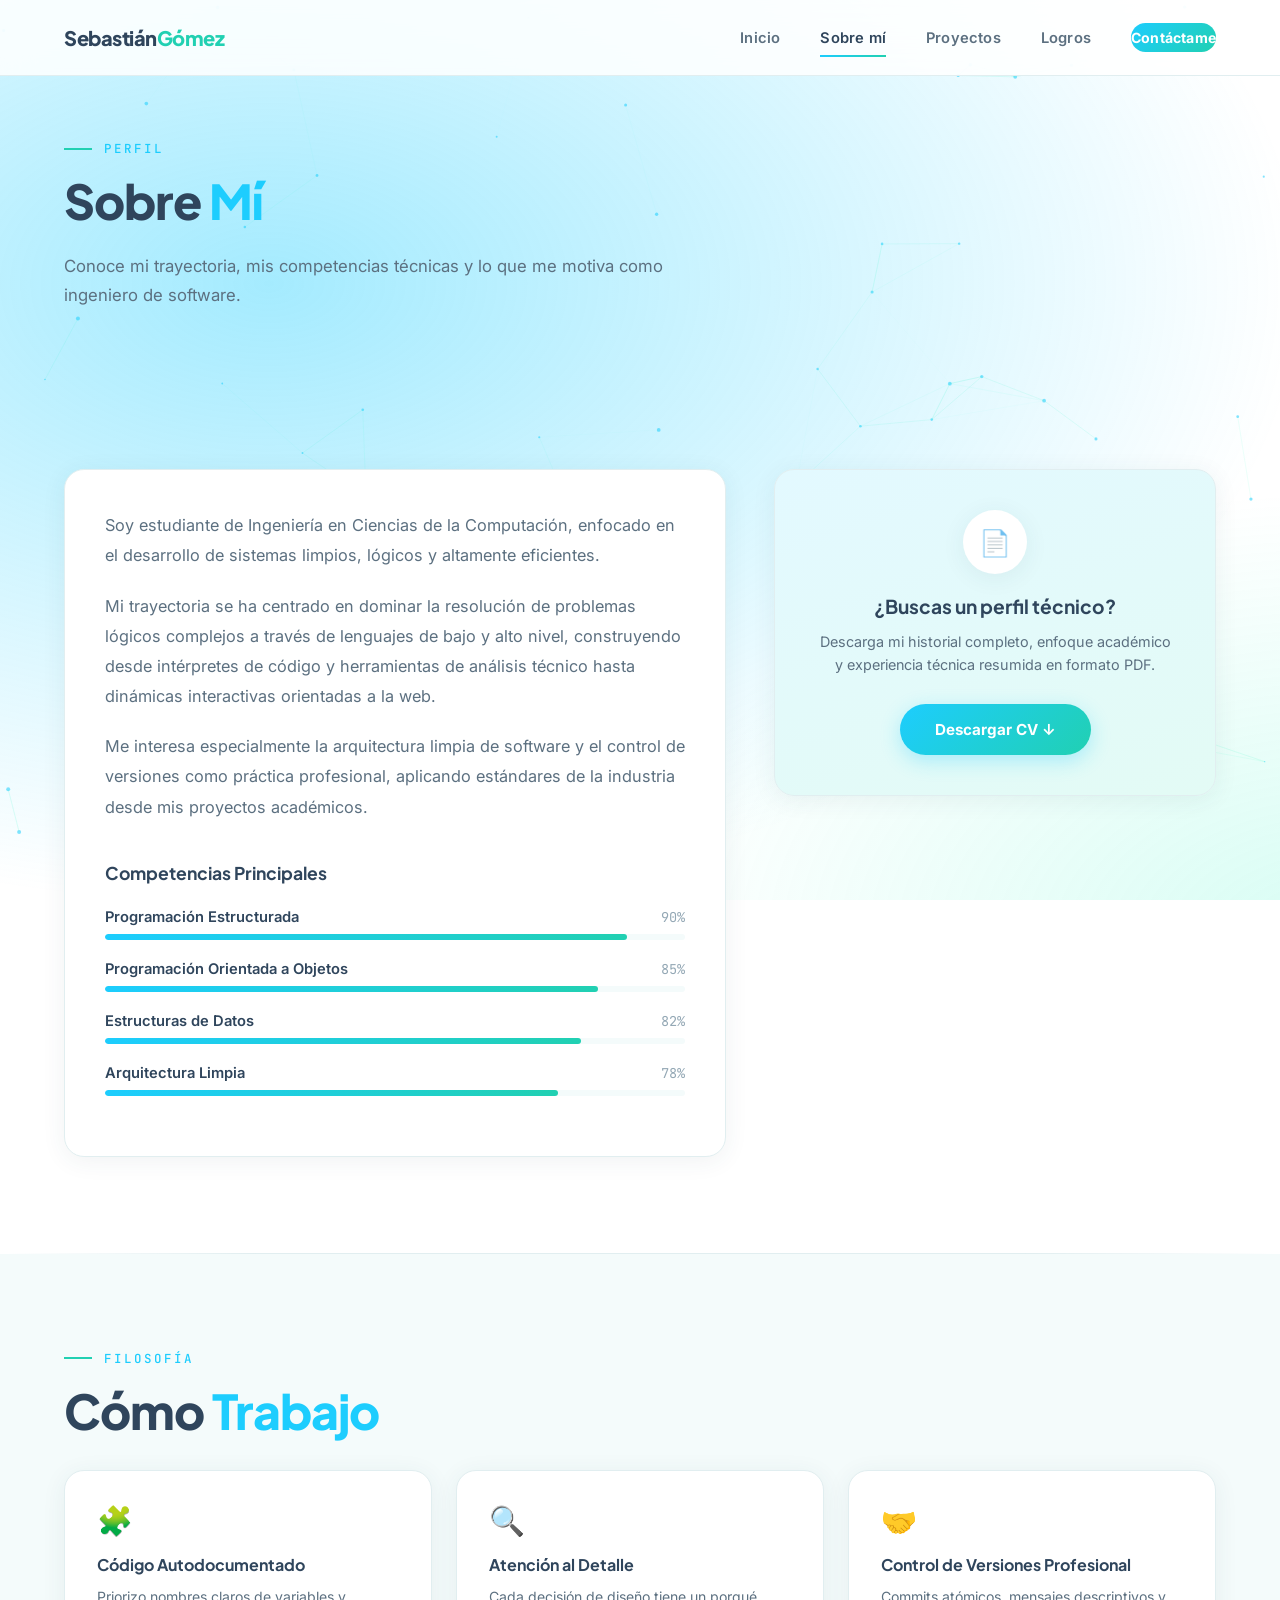
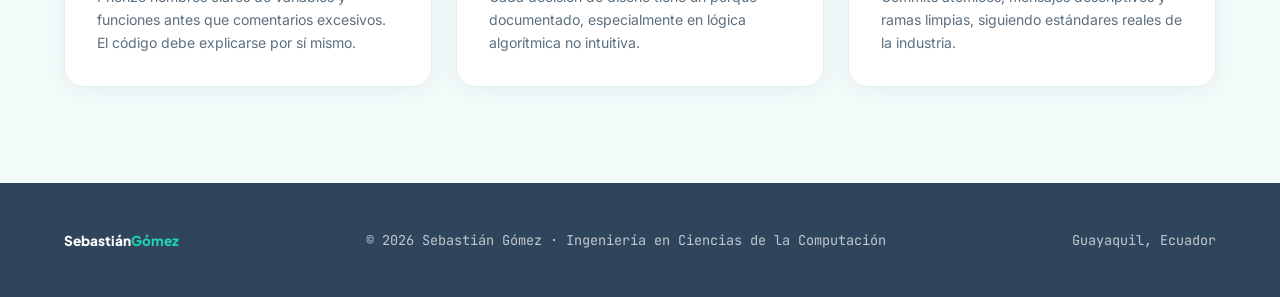
<file: sobre-mi.html>
<!DOCTYPE html>
<html lang="es">
<head>
  <meta charset="UTF-8" />
  <meta name="viewport" content="width=device-width, initial-scale=1.0" />
  <title>Sobre Mí — Sebastián Gómez</title>

  <link rel="preconnect" href="https://fonts.googleapis.com" />
  <link href="https://fonts.googleapis.com/css2?family=Plus+Jakarta+Sans:wght@500;700;800&family=Inter:wght@400;500;600&family=JetBrains+Mono:wght@400;500&display=swap" rel="stylesheet" />
  <link rel="stylesheet" href="style.css" />

  <!-- ====================================================
       ESTILOS PROPIOS DE ESTA PÁGINA (sobre-mi.html)
       ==================================================== -->
  <style>
    .page-header { padding: 4rem 0 1rem; }

    /* Grid principal: texto biográfico + tarjeta de descarga de CV */
    .about-grid {
      display: grid; grid-template-columns: 1.5fr 1fr; gap: 3rem;
      align-items: start;
    }
    .about-text { padding: 2.5rem; }
    .about-text p {
      color: var(--text-muted); line-height: 1.85;
      margin-bottom: 1.25rem; font-size: 1.02rem;
    }

    /* Lista de competencias con barra de progreso */
    .competencies { margin-top: 2.5rem; }
    .competencies h3 {
      font-family: var(--font-display); color: var(--navy);
      font-size: 1.1rem; margin-bottom: 1.5rem;
    }
    .comp-row { margin-bottom: 1.25rem; }
    .comp-row-top { display: flex; justify-content: space-between; margin-bottom: 0.5rem; }
    .comp-row-top span:first-child { font-weight: 600; color: var(--navy); font-size: 0.92rem; }
    .comp-row-top span:last-child { color: var(--text-light); font-size: 0.85rem; font-family: var(--font-mono); }
    .comp-bar-bg { height: 6px; background: var(--bg-soft); border-radius: 4px; overflow: hidden; }
    .comp-bar-fill {
      height: 100%; border-radius: 4px;
      background: linear-gradient(90deg, var(--blue), var(--gold));
      width: 0%; /* el JS anima esto hasta --target */
      transition: width 1.2s cubic-bezier(0.23,1,0.32,1);
    }

    /* Tarjeta CV: fondo con degradado sutil cian/turquesa */
    .cv-card {
      padding: 2.5rem;
      text-align: center;
      background: linear-gradient(160deg, var(--blue-light), var(--gold-light));
      border: 1px solid var(--border);
    }
    .cv-card .icon-circle {
      width: 64px; height: 64px; border-radius: 50%;
      background: #fff; display: flex; align-items: center; justify-content: center;
      font-size: 1.6rem; margin: 0 auto 1.25rem;
      box-shadow: var(--shadow);
    }
    .cv-card h3 { font-family: var(--font-display); color: var(--navy); font-size: 1.2rem; margin-bottom: 0.75rem; }
    .cv-card p { color: var(--text-muted); font-size: 0.9rem; margin-bottom: 1.75rem; line-height: 1.6; }

    /* Tabla de valores/principios de trabajo */
    .values-grid {
      display: grid; grid-template-columns: repeat(auto-fit, minmax(260px, 1fr));
      gap: 1.5rem; margin-top: 2rem;
    }
    .value-card { padding: 2rem; }
    .value-icon { font-size: 1.8rem; margin-bottom: 1rem; }
    .value-card h4 { font-family: var(--font-display); color: var(--navy); font-size: 1rem; margin-bottom: 0.6rem; }
    .value-card p { color: var(--text-muted); font-size: 0.88rem; line-height: 1.65; }

    @media (max-width: 900px) {
      .about-grid { grid-template-columns: 1fr; }
    }
  </style>
</head>
<body>

<!-- Cortina de transición entre páginas (ver style.css sección 11 y script.js sección 5) -->
<div id="page-transition"><span class="transition-mark">SG</span></div>

<!-- Capa de fondo decorativa: mesh de color animado -->
<div class="ambient-bg"></div>
<!-- Capa de fondo decorativa: partículas conectadas (dibujadas por JS) -->
<canvas id="bg-canvas"></canvas>

<nav>
  <a class="nav-logo" href="index.html">Sebastián<span>Gómez</span></a>
  <button class="nav-toggle" aria-label="Abrir menú"><span></span><span></span><span></span></button>
  <div class="nav-links">
    <a href="index.html">Inicio</a>
    <a href="sobre-mi.html" class="active">Sobre mí</a>
    <a href="proyectos.html">Proyectos</a>
    <a href="logros.html">Logros</a>
    <a href="contacto.html" class="nav-cta">Contáctame</a>
  </div>
</nav>

<section class="page-section page-header">
  <div class="container">
    <div class="section-label">Perfil</div>
    <h1 class="section-title reveal">Sobre <span class="accent">Mí</span></h1>
    <p class="section-subtitle reveal">Conoce mi trayectoria, mis competencias técnicas y lo que me motiva como ingeniero de software.</p>
  </div>
</section>

<section class="page-section">
  <div class="container">
    <div class="about-grid">

      <!-- COLUMNA IZQUIERDA: biografía + competencias -->
      <div class="card about-text reveal">
        <p>
          Soy estudiante de Ingeniería en Ciencias de la Computación, enfocado
          en el desarrollo de sistemas limpios, lógicos y altamente eficientes.
        </p>
        <p>
          Mi trayectoria se ha centrado en dominar la resolución de problemas
          lógicos complejos a través de lenguajes de bajo y alto nivel,
          construyendo desde intérpretes de código y herramientas de análisis
          técnico hasta dinámicas interactivas orientadas a la web.
        </p>
        <p>
          Me interesa especialmente la arquitectura limpia de software y el
          control de versiones como práctica profesional, aplicando
          estándares de la industria desde mis proyectos académicos.
        </p>

        <div class="competencies">
          <h3>Competencias Principales</h3>

          <!-- Cada barra usa --target en línea (CSS variable) y data-target
               para que el JS sepa hasta qué % animar -->
          <div class="comp-row">
            <div class="comp-row-top"><span>Programación Estructurada</span><span>90%</span></div>
            <div class="comp-bar-bg"><div class="comp-bar-fill" data-target="90"></div></div>
          </div>
          <div class="comp-row">
            <div class="comp-row-top"><span>Programación Orientada a Objetos</span><span>85%</span></div>
            <div class="comp-bar-bg"><div class="comp-bar-fill" data-target="85"></div></div>
          </div>
          <div class="comp-row">
            <div class="comp-row-top"><span>Estructuras de Datos</span><span>82%</span></div>
            <div class="comp-bar-bg"><div class="comp-bar-fill" data-target="82"></div></div>
          </div>
          <div class="comp-row">
            <div class="comp-row-top"><span>Arquitectura Limpia</span><span>78%</span></div>
            <div class="comp-bar-bg"><div class="comp-bar-fill" data-target="78"></div></div>
          </div>
        </div>
      </div>

      <!-- COLUMNA DERECHA: descarga de CV -->
      <div class="card cv-card reveal">
        <div class="icon-circle">📄</div>
        <h3>¿Buscas un perfil técnico?</h3>
        <p>Descarga mi historial completo, enfoque académico y experiencia técnica resumida en formato PDF.</p>
       <a href="CV.pdf" download="CV_Sebastian_Gomez.pdf" class="btn-primary">Descargar CV ↓</a>
      </div>

    </div>
  </div>
</section>

<div class="divider"></div>

<!-- VALORES / PRINCIPIOS DE TRABAJO -->
<section class="page-section soft">
  <div class="container">
    <div class="section-label">Filosofía</div>
    <h2 class="section-title reveal">Cómo <span class="accent">Trabajo</span></h2>

    <div class="values-grid">
      <div class="card value-card reveal">
        <div class="value-icon">🧩</div>
        <h4>Código Autodocumentado</h4>
        <p>Priorizo nombres claros de variables y funciones antes que comentarios excesivos. El código debe explicarse por sí mismo.</p>
      </div>
      <div class="card value-card reveal">
        <div class="value-icon">🔍</div>
        <h4>Atención al Detalle</h4>
        <p>Cada decisión de diseño tiene un porqué documentado, especialmente en lógica algorítmica no intuitiva.</p>
      </div>
      <div class="card value-card reveal">
        <div class="value-icon">🤝</div>
        <h4>Control de Versiones Profesional</h4>
        <p>Commits atómicos, mensajes descriptivos y ramas limpias, siguiendo estándares reales de la industria.</p>
      </div>
    </div>
  </div>
</section>

<footer>
  <span class="footer-logo">Sebastián<span>Gómez</span></span>
  <span>© 2026 Sebastián Gómez · Ingeniería en Ciencias de la Computación</span>
  <span>Guayaquil, Ecuador</span>
</footer>

<script src="script.js"></script>

<!-- ====================================================
     SCRIPT PROPIO: anima las barras de competencias hasta
     su valor data-target cuando entran en pantalla.
     ==================================================== -->
<script>
  const bars = document.querySelectorAll('.comp-bar-fill');
  const barObserver = new IntersectionObserver((entries) => {
    entries.forEach(entry => {
      if (entry.isIntersecting) {
        const bar = entry.target;
        bar.style.width = bar.dataset.target + '%';
        barObserver.unobserve(bar);
      }
    });
  }, { threshold: 0.4 });
  bars.forEach(bar => barObserver.observe(bar));
</script>

</body>
</html>
</file>
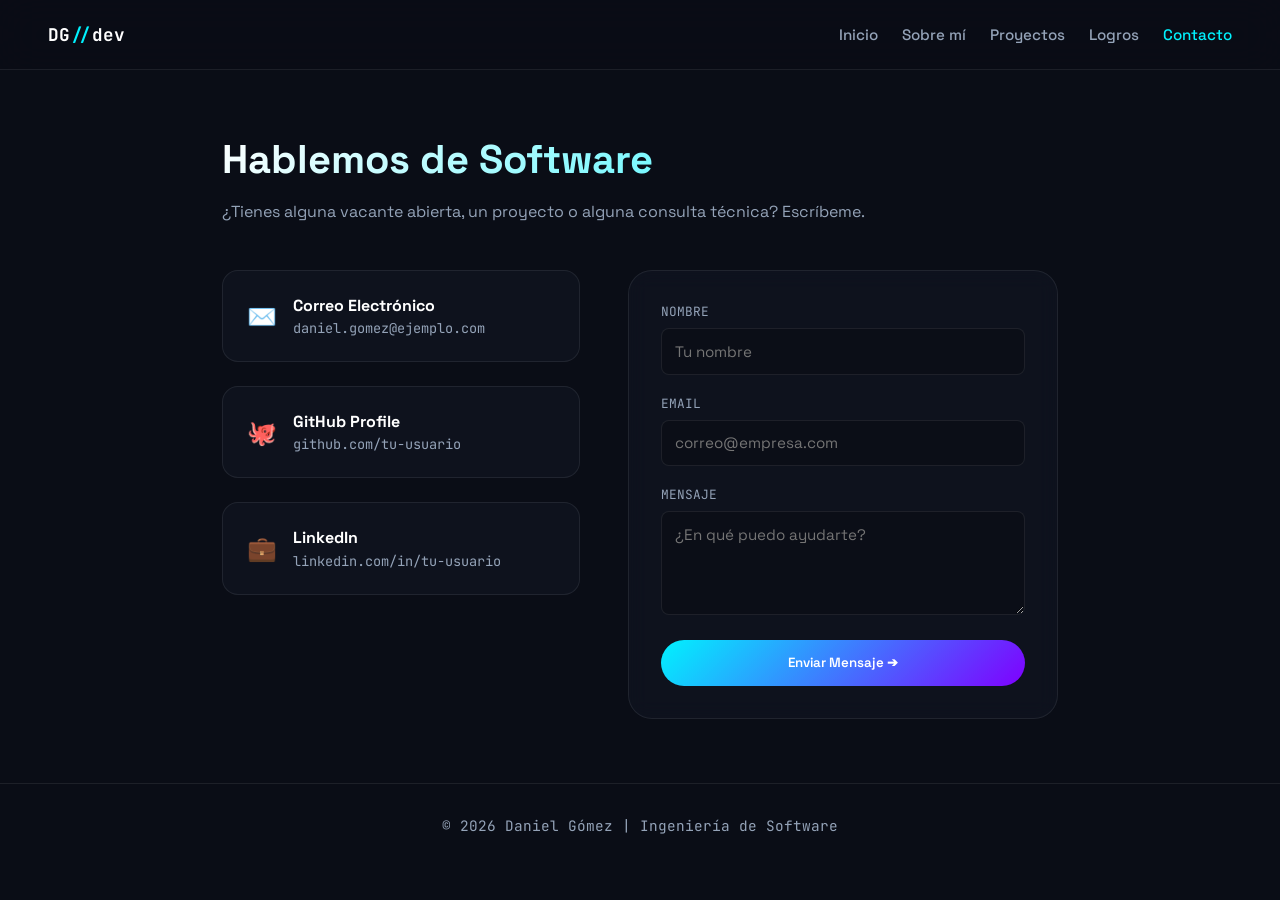
<file: 2026-1 - Lenguajes de Programación/contacto.html>
<!DOCTYPE html>
<html lang="es">
<head>
  <meta charset="UTF-8" />
  <meta name="viewport" content="width=device-width, initial-scale=1.0" />
  <title>Contacto — Daniel Gómez</title>
  <link rel="preconnect" href="https://fonts.googleapis.com" />
  <link rel="preconnect" href="https://fonts.gstatic.com" crossorigin />
  <link href="https://fonts.googleapis.com/css2?family=Space+Grotesk:wght@400;500;700&family=JetBrains+Mono:wght@400;500&display=swap" rel="stylesheet" />
  <style>
    :root {
      --bg: #0a0d16;
      --card-bg: rgba(18, 23, 35, 0.6);
      --border: rgba(255, 255, 255, 0.08);
      --text: #ffffff;
      --text-muted: #94a3b8;
      --accent-blue: #00f2fe;
      --accent-purple: #7f00ff;
      --font: 'Space Grotesk', sans-serif;
      --mono: 'JetBrains Mono', monospace;
      --nav-h: 70px;
    }

    *, *::before, *::after { box-sizing: border-box; margin: 0; padding: 0; }
    body { font-family: var(--font); background-color: var(--bg); color: var(--text); min-height: 100vh; padding-top: var(--nav-h); }

    /* NAV GLOBAL */
    nav { position: fixed; top: 0; left: 0; right: 0; z-index: 1000; height: var(--nav-h); display: flex; align-items: center; justify-content: space-between; padding: 0 3rem; background: rgba(10, 13, 22, 0.8); backdrop-filter: blur(20px); border-bottom: 1px solid var(--border); }
    .nav-logo { font-family: var(--mono); font-size: 1.1rem; font-weight: 700; color: #fff; text-decoration: none; }
    .nav-logo span { color: var(--accent-blue); }
    .nav-links { display: flex; gap: 1.5rem; }
    .nav-links a { color: var(--text-muted); text-decoration: none; font-size: 0.95rem; font-weight: 500; }
    .nav-links a:hover, .nav-links a.active { color: var(--accent-blue); }

    /* CONTENIDO */
    .container { max-width: 900px; margin: 4rem auto; padding: 0 2rem; }
    .page-title { font-size: 2.5rem; font-weight: 700; margin-bottom: 1rem; background: linear-gradient(135deg, #fff, var(--accent-blue)); -webkit-background-clip: text; -webkit-text-fill-color: transparent; }
    .page-subtitle { color: var(--text-muted); margin-bottom: 3rem; }

    .contact-grid { display: grid; grid-template-columns: 1fr 1.2fr; gap: 3rem; }
    
    /* ENLACES SOCIALES */
    .contact-info { display: flex; flex-direction: column; gap: 1.5rem; }
    .social-box { background: var(--card-bg); border: 1px solid var(--border); padding: 1.5rem; border-radius: 16px; text-decoration: none; display: flex; align-items: center; gap: 1rem; transition: all 0.3s; }
    .social-box:hover { border-color: var(--accent-blue); transform: translateX(5px); }
    .social-icon { font-size: 1.5rem; }
    .social-details h4 { color: #fff; font-size: 1rem; margin-bottom: 0.2rem; }
    .social-details p { color: var(--text-muted); font-size: 0.85rem; font-family: var(--mono); }

    /* FORMULARIO ESTÉTICO */
    .contact-form { background: var(--card-bg); border: 1px solid var(--border); padding: 2rem; border-radius: 24px; backdrop-filter: blur(10px); }
    .form-group { margin-bottom: 1.25rem; }
    .form-group label { display: block; font-family: var(--mono); font-size: 0.8rem; text-transform: uppercase; color: var(--text-muted); margin-bottom: 0.5rem; }
    .form-group input, .form-group textarea { width: 100%; background: rgba(0,0,0,0.2); border: 1px solid var(--border); border-radius: 8px; padding: 0.8rem; color: #fff; font-family: var(--font); font-size: 0.95rem; }
    .form-group input:focus, .form-group textarea:focus { outline: none; border-color: var(--accent-blue); }
    
    .btn-submit { background: linear-gradient(135deg, var(--accent-blue), var(--accent-purple)); border: none; color: #fff; width: 100%; padding: 0.9rem; border-radius: 50px; font-weight: 600; font-family: var(--font); cursor: pointer; transition: transform 0.3s; }
    .btn-submit:hover { transform: translateY(-2px); }

    footer { border-top: 1px solid var(--border); padding: 2rem; text-align: center; color: var(--text-muted); font-size: 0.9rem; font-family: var(--mono); margin-top: 4rem; }
    @media (max-width: 768px) { .contact-grid { grid-template-columns: 1fr; } nav { padding: 0 1.5rem; } }
  </style>
</head>
<body>

  <nav>
    <a class="nav-logo" href="index.html">DG<span>//</span>dev</a>
    <div class="nav-links">
      <a href="index.html">Inicio</a>
      <a href="sobre-mi.html">Sobre mí</a>
      <a href="proyectos.html">Proyectos</a>
      <a href="logros.html">Logros</a>
      <a href="contacto.html" class="active">Contacto</a>
    </div>
  </nav>

  <main class="container">
    <h2 class="page-title">Hablemos de Software</h2>
    <p class="page-subtitle">¿Tienes alguna vacante abierta, un proyecto o alguna consulta técnica? Escríbeme.</p>
    
    <div class="contact-grid">
      <!-- COLUMNA IZQUIERDA: REDES -->
      <div class="contact-info">
        <a href="mailto:tu-correo@email.com" class="social-box">
          <div class="social-icon">✉️</div>
          <div class="social-details">
            <h4>Correo Electrónico</h4>
            <p>daniel.gomez@ejemplo.com</p>
          </div>
        </a>
        <a href="https://github.com/tu-usuario" target="_blank" class="social-box">
          <div class="social-icon">🐙</div>
          <div class="social-details">
            <h4>GitHub Profile</h4>
            <p>github.com/tu-usuario</p>
          </div>
        </a>
        <a href="https://linkedin.com/in/tu-usuario" target="_blank" class="social-box">
          <div class="social-icon">💼</div>
          <div class="social-details">
            <h4>LinkedIn</h4>
            <p>linkedin.com/in/tu-usuario</p>
          </div>
        </a>
      </div>

      <!-- COLUMNA DERECHA: FORM VISUAL -->
      <form class="contact-form" onsubmit="event.preventDefault(); alert('¡Mensaje enviado (Simulación)!');">
        <div class="form-group">
          <label>Nombre</label>
          <input type="text" placeholder="Tu nombre" required />
        </div>
        <div class="form-group">
          <label>Email</label>
          <input type="email" placeholder="correo@empresa.com" required />
        </div>
        <div class="form-group">
          <label>Mensaje</label>
          <textarea rows="4" placeholder="¿En qué puedo ayudarte?" required></textarea>
        </div>
        <button type="submit" class="btn-submit">Enviar Mensaje ➔</button>
      </form>
    </div>
  </main>

  <footer>
    <p>© 2026 Daniel Gómez | Ingeniería de Software</p>
  </footer>

</body>
</html>
</file>
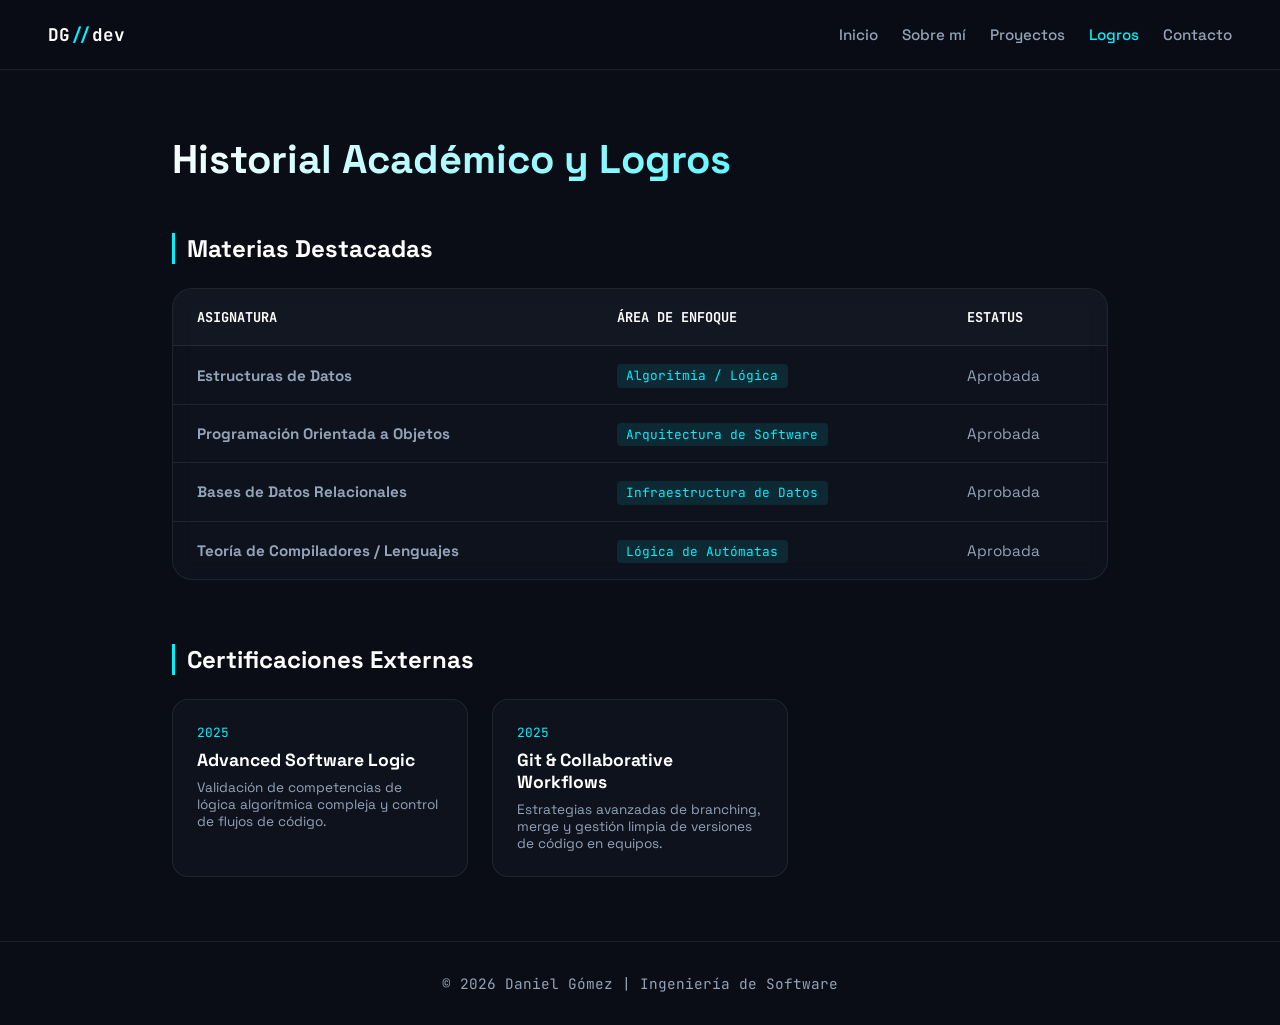
<file: 2026-1 - Lenguajes de Programación/logros.html>
<!DOCTYPE html>
<html lang="es">
<head>
  <meta charset="UTF-8" />
  <meta name="viewport" content="width=device-width, initial-scale=1.0" />
  <title>Logros Académicos — Daniel Gómez</title>
  <link rel="preconnect" href="https://fonts.googleapis.com" />
  <link rel="preconnect" href="https://fonts.gstatic.com" crossorigin />
  <link href="https://fonts.googleapis.com/css2?family=Space+Grotesk:wght@400;500;700&family=JetBrains+Mono:wght@400;500&display=swap" rel="stylesheet" />
  <style>
    :root {
      --bg: #0a0d16;
      --card-bg: rgba(18, 23, 35, 0.6);
      --border: rgba(255, 255, 255, 0.08);
      --text: #ffffff;
      --text-muted: #94a3b8;
      --accent-blue: #00f2fe;
      --font: 'Space Grotesk', sans-serif;
      --mono: 'JetBrains Mono', monospace;
      --nav-h: 70px;
    }

    *, *::before, *::after { box-sizing: border-box; margin: 0; padding: 0; }
    body { font-family: var(--font); background-color: var(--bg); color: var(--text); min-height: 100vh; padding-top: var(--nav-h); }

    /* NAV GLOBAL */
    nav { position: fixed; top: 0; left: 0; right: 0; z-index: 1000; height: var(--nav-h); display: flex; align-items: center; justify-content: space-between; padding: 0 3rem; background: rgba(10, 13, 22, 0.8); backdrop-filter: blur(20px); border-bottom: 1px solid var(--border); }
    .nav-logo { font-family: var(--mono); font-size: 1.1rem; font-weight: 700; color: #fff; text-decoration: none; }
    .nav-logo span { color: var(--accent-blue); }
    .nav-links { display: flex; gap: 1.5rem; }
    .nav-links a { color: var(--text-muted); text-decoration: none; font-size: 0.95rem; font-weight: 500; }
    .nav-links a:hover, .nav-links a.active { color: var(--accent-blue); }

    /* CONTENIDO */
    .container { max-width: 1000px; margin: 4rem auto; padding: 0 2rem; }
    .page-title { font-size: 2.5rem; font-weight: 700; margin-bottom: 3rem; background: linear-gradient(135deg, #fff, var(--accent-blue)); -webkit-background-clip: text; -webkit-text-fill-color: transparent; }

    .section-title { font-size: 1.5rem; margin-bottom: 1.5rem; color: #fff; border-left: 3px solid var(--accent-blue); padding-left: 0.75rem; }

    /* TABLA PROFESIONAL DE MATERIAS */
    .table-container { background: var(--card-bg); border: 1px solid var(--border); border-radius: 20px; overflow: hidden; margin-bottom: 4rem; backdrop-filter: blur(10px); }
    table { width: 100%; border-collapse: collapse; text-align: left; }
    th { background: rgba(255,255,255,0.02); color: #fff; font-family: var(--mono); font-size: 0.85rem; text-transform: uppercase; padding: 1.2rem 1.5rem; border-bottom: 1px solid var(--border); }
    td { padding: 1.2rem 1.5rem; border-bottom: 1px solid var(--border); color: var(--text-muted); font-size: 0.95rem; }
    tr:last-child td { border-bottom: none; }
    .badge-core { background: rgba(0, 242, 254, 0.1); color: var(--accent-blue); padding: 0.2rem 0.6rem; border-radius: 4px; font-family: var(--mono); font-size: 0.8rem; }

    /* CERTIFICADOS CARD */
    .cert-grid { display: grid; grid-template-columns: repeat(auto-fill, minmax(280px, 1fr)); gap: 1.5rem; }
    .cert-card { background: var(--card-bg); border: 1px solid var(--border); border-radius: 16px; padding: 1.5rem; transition: border-color 0.3s; }
    .cert-card:hover { border-color: var(--accent-blue); }
    .cert-date { font-family: var(--mono); font-size: 0.8rem; color: var(--accent-blue); margin-bottom: 0.5rem; }
    .cert-card h4 { color: #fff; font-size: 1.1rem; margin-bottom: 0.5rem; }
    .cert-card p { color: var(--text-muted); font-size: 0.85rem; }

    footer { border-top: 1px solid var(--border); padding: 2rem; text-align: center; color: var(--text-muted); font-size: 0.9rem; font-family: var(--mono); margin-top: 4rem; }
    @media (max-width: 768px) { nav { padding: 0 1.5rem; } th, td { padding: 1rem; font-size: 0.85rem; } }
  </style>
</head>
<body>

  <nav>
    <a class="nav-logo" href="index.html">DG<span>//</span>dev</a>
    <div class="nav-links">
      <a href="index.html">Inicio</a>
      <a href="sobre-mi.html">Sobre mí</a>
      <a href="proyectos.html">Proyectos</a>
      <a href="logros.html" class="active">Logros</a>
      <a href="contacto.html">Contacto</a>
    </div>
  </nav>

  <main class="container">
    <h2 class="page-title">Historial Académico y Logros</h2>
    
    <!-- SECCIÓN ACADÉMICA -->
    <h3 class="section-title">Materias Destacadas</h3>
    <div class="table-container">
      <table>
        <thead>
          <tr>
            <th>Asignatura</th>
            <th>Área de Enfoque</th>
            <th>Estatus</th>
          </tr>
        </thead>
        <tbody>
          <tr>
            <td><strong>Estructuras de Datos</strong></td>
            <td><span class="badge-core">Algoritmia / Lógica</span></td>
            <td>Aprobada</td>
          </tr>
          <tr>
            <td><strong>Programación Orientada a Objetos</strong></td>
            <td><span class="badge-core">Arquitectura de Software</span></td>
            <td>Aprobada</td>
          </tr>
          <tr>
            <td><strong>Bases de Datos Relacionales</strong></td>
            <td><span class="badge-core">Infraestructura de Datos</span></td>
            <td>Aprobada</td>
          </tr>
          <tr>
            <td><strong>Teoría de Compiladores / Lenguajes</strong></td>
            <td><span class="badge-core">Lógica de Autómatas</span></td>
            <td>Aprobada</td>
          </tr>
        </tbody>
      </table>
    </div>

    <!-- SECCIÓN CERTIFICADOS -->
    <h3 class="section-title">Certificaciones Externas</h3>
    <div class="cert-grid">
      <div class="cert-card">
        <div class="cert-date">2025</div>
        <h4>Advanced Software Logic</h4>
        <p>Validación de competencias de lógica algorítmica compleja y control de flujos de código.</p>
      </div>
      <div class="cert-card">
        <div class="cert-date">2025</div>
        <h4>Git & Collaborative Workflows</h4>
        <p>Estrategias avanzadas de branching, merge y gestión limpia de versiones de código en equipos.</p>
      </div>
    </div>
  </main>

  <footer>
    <p>© 2026 Daniel Gómez | Ingeniería de Software</p>
  </footer>

</body>
</html>
</file>
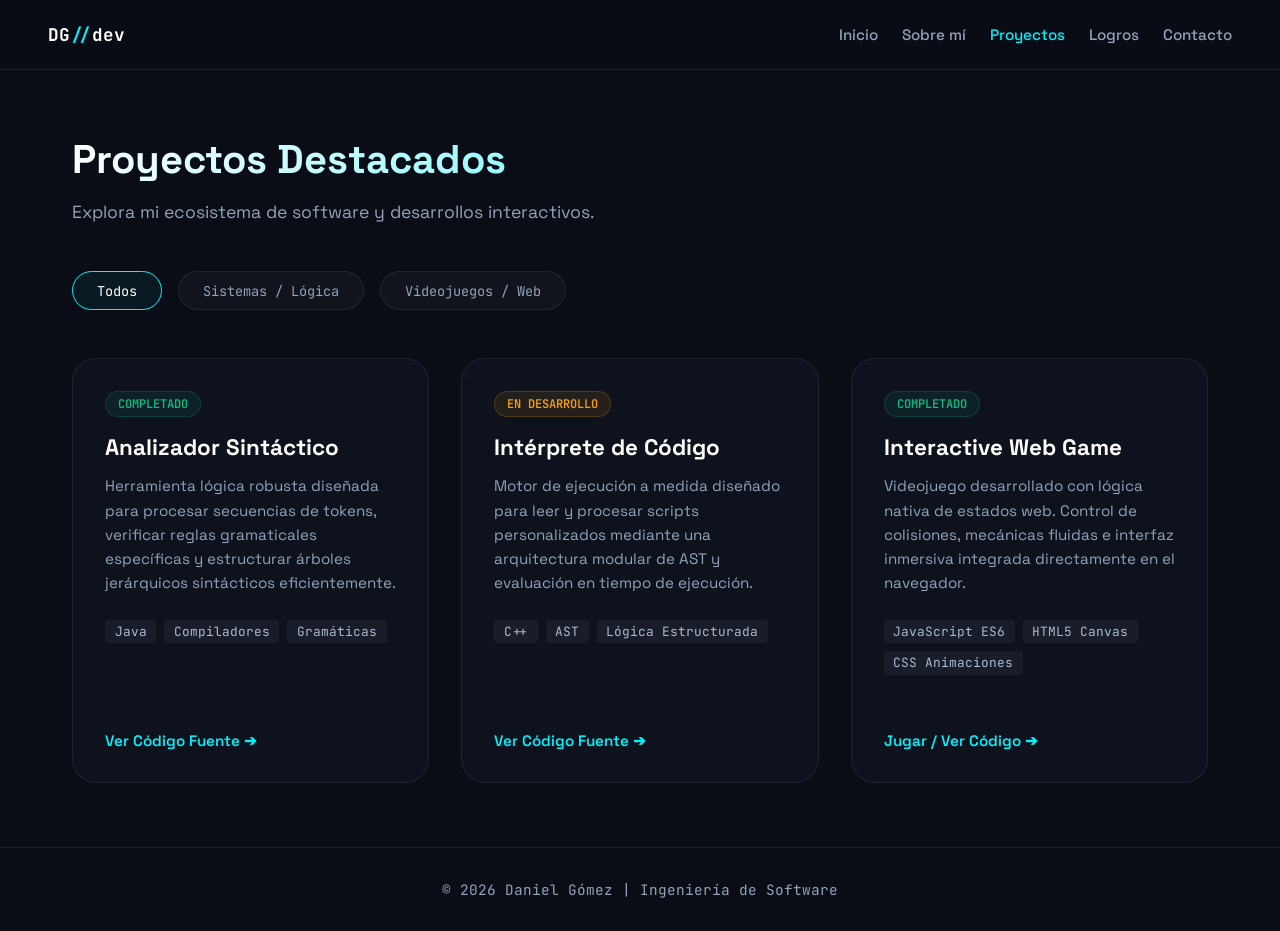
<file: 2026-1 - Lenguajes de Programación/proyectos.html>
<!DOCTYPE html>
<html lang="es">
<head>
  <meta charset="UTF-8" />
  <meta name="viewport" content="width=device-width, initial-scale=1.0" />
  <title>Proyectos — Daniel Gómez</title>
  <link rel="preconnect" href="https://fonts.googleapis.com" />
  <link rel="preconnect" href="https://fonts.gstatic.com" crossorigin />
  <link href="https://fonts.googleapis.com/css2?family=Space+Grotesk:wght@400;500;700&family=JetBrains+Mono:wght@400;500&display=swap" rel="stylesheet" />
  <style>
    :root {
      --bg: #0a0d16;
      --card-bg: rgba(18, 23, 35, 0.6);
      --border: rgba(255, 255, 255, 0.08);
      --text: #ffffff;
      --text-muted: #94a3b8;
      --accent-blue: #00f2fe;
      --accent-purple: #7f00ff;
      --font: 'Space Grotesk', sans-serif;
      --mono: 'JetBrains Mono', monospace;
      --nav-h: 70px;
    }

    *, *::before, *::after { box-sizing: border-box; margin: 0; padding: 0; }
    body { font-family: var(--font); background-color: var(--bg); color: var(--text); min-height: 100vh; padding-top: var(--nav-h); }

    /* NAV GLOBAL */
    nav { position: fixed; top: 0; left: 0; right: 0; z-index: 1000; height: var(--nav-h); display: flex; align-items: center; justify-content: space-between; padding: 0 3rem; background: rgba(10, 13, 22, 0.8); backdrop-filter: blur(20px); border-bottom: 1px solid var(--border); }
    .nav-logo { font-family: var(--mono); font-size: 1.1rem; font-weight: 700; color: #fff; text-decoration: none; }
    .nav-logo span { color: var(--accent-blue); }
    .nav-links { display: flex; gap: 1.5rem; }
    .nav-links a { color: var(--text-muted); text-decoration: none; font-size: 0.95rem; font-weight: 500; }
    .nav-links a:hover, .nav-links a.active { color: var(--accent-blue); }

    /* CONTENIDO */
    .container { max-width: 1200px; margin: 4rem auto; padding: 0 2rem; }
    .page-title { font-size: 2.5rem; font-weight: 700; margin-bottom: 1rem; background: linear-gradient(135deg, #fff, var(--accent-blue)); -webkit-background-clip: text; -webkit-text-fill-color: transparent; }
    .page-subtitle { color: var(--text-muted); margin-bottom: 3rem; font-size: 1.1rem; }

    /* FILTROS INTERACTIVOS */
    .filter-container { display: flex; gap: 1rem; margin-bottom: 3rem; flex-wrap: wrap; }
    .filter-btn { background: rgba(255,255,255,0.03); border: 1px solid var(--border); color: var(--text-muted); padding: 0.6rem 1.5rem; border-radius: 50px; cursor: pointer; font-family: var(--mono); font-size: 0.85rem; transition: all 0.3s; }
    .filter-btn:hover, .filter-btn.active { border-color: var(--accent-blue); color: #fff; background: rgba(0, 242, 254, 0.05); }

    /* PROYECTOS GRID */
    .projects-grid { display: grid; grid-template-columns: repeat(auto-fill, minmax(350px, 1fr)); gap: 2rem; }
    .project-card { background: var(--card-bg); border: 1px solid var(--border); border-radius: 24px; padding: 2rem; display: flex; flex-direction: column; justify-content: space-between; transition: all 0.3s ease; backdrop-filter: blur(10px); }
    .project-card:hover { border-color: var(--accent-purple); transform: translateY(-5px); box-shadow: 0 10px 30px rgba(127, 0, 255, 0.1); }
    
    .card-top { margin-bottom: 2rem; }
    .project-status { display: inline-block; font-family: var(--mono); font-size: 0.75rem; text-transform: uppercase; padding: 0.25rem 0.75rem; border-radius: 50px; margin-bottom: 1rem; font-weight: 600; }
    .status-done { background: rgba(16, 185, 129, 0.1); color: #10b981; border: 1px solid rgba(16, 185, 129, 0.2); }
    .status-progress { background: rgba(245, 158, 11, 0.1); color: #f59e0b; border: 1px solid rgba(245, 158, 11, 0.2); }
    
    .project-card h3 { font-size: 1.4rem; color: #fff; margin-bottom: 0.75rem; }
    .project-card p { color: var(--text-muted); font-size: 0.95rem; line-height: 1.6; margin-bottom: 1.5rem; }
    
    .project-tech { display: flex; flex-wrap: wrap; gap: 0.5rem; }
    .tech-tag { font-family: var(--mono); font-size: 0.8rem; background: rgba(255,255,255,0.05); padding: 0.2rem 0.6rem; border-radius: 4px; color: #abc; }
    
    .project-link { text-decoration: none; color: var(--accent-blue); font-weight: 600; font-size: 0.95rem; display: inline-flex; align-items: center; gap: 0.5rem; margin-top: 1.5rem; transition: opacity 0.3s; }
    .project-link:hover { opacity: 0.8; }

    footer { border-top: 1px solid var(--border); padding: 2rem; text-align: center; color: var(--text-muted); font-size: 0.9rem; font-family: var(--mono); margin-top: 4rem; }
    @media (max-width: 768px) { .projects-grid { grid-template-columns: 1fr; } nav { padding: 0 1.5rem; } }
  </style>
</head>
<body>

  <nav>
    <a class="nav-logo" href="index.html">DG<span>//</span>dev</a>
    <div class="nav-links">
      <a href="index.html">Inicio</a>
      <a href="sobre-mi.html">Sobre mí</a>
      <a href="proyectos.html" class="active">Proyectos</a>
      <a href="logros.html">Logros</a>
      <a href="contacto.html">Contacto</a>
    </div>
  </nav>

  <main class="container">
    <h2 class="page-title">Proyectos Destacados</h2>
    <p class="page-subtitle">Explora mi ecosistema de software y desarrollos interactivos.</p>

    <!-- FILTROS -->
    <div class="filter-container">
      <button class="filter-btn active" onclick="filterProjects('all')">Todos</button>
      <button class="filter-btn" onclick="filterProjects('sistemas')">Sistemas / Lógica</button>
      <button class="filter-btn" onclick="filterProjects('juegos')">Videojuegos / Web</button>
    </div>

    <!-- CONTENEDOR DE TARJETAS -->
    <div class="projects-grid">
      
      <!-- PROYECTO 1: ANALIZADOR SINTÁCTICO -->
      <div class="project-card" data-category="sistemas">
        <div class="card-top">
          <span class="project-status status-done">Completado</span>
          <h3>Analizador Sintáctico</h3>
          <p>Herramienta lógica robusta diseñada para procesar secuencias de tokens, verificar reglas gramaticales específicas y estructurar árboles jerárquicos sintácticos eficientemente.</p>
          <div class="project-tech">
            <span class="tech-tag">Java</span>
            <span class="tech-tag">Compiladores</span>
            <span class="tech-tag">Gramáticas</span>
          </div>
        </div>
        <a href="https://github.com/tu-usuario/analizador" target="_blank" class="project-link">Ver Código Fuente ➔</a>
      </div>

      <!-- PROYECTO 2: INTÉRPRETE DE CÓDIGO -->
      <div class="project-card" data-category="sistemas">
        <div class="card-top">
          <span class="project-status status-progress">En Desarrollo</span>
          <h3>Intérprete de Código</h3>
          <p>Motor de ejecución a medida diseñado para leer y procesar scripts personalizados mediante una arquitectura modular de AST y evaluación en tiempo de ejecución.</p>
          <div class="project-tech">
            <span class="tech-tag">C++</span>
            <span class="tech-tag">AST</span>
            <span class="tech-tag">Lógica Estructurada</span>
          </div>
        </div>
        <a href="https://github.com/tu-usuario/interprete" target="_blank" class="project-link">Ver Código Fuente ➔</a>
      </div>

      <!-- PROYECTO 3: TU NUEVO JUEGO INTERACTIVO -->
      <div class="project-card" data-category="juegos">
        <div class="card-top">
          <span class="project-status status-done">Completado</span>
          <h3>Interactive Web Game</h3>
          <p>Videojuego desarrollado con lógica nativa de estados web. Control de colisiones, mecánicas fluidas e interfaz inmersiva integrada directamente en el navegador.</p>
          <div class="project-tech">
            <span class="tech-tag">JavaScript ES6</span>
            <span class="tech-tag">HTML5 Canvas</span>
            <span class="tech-tag">CSS Animaciones</span>
          </div>
        </div>
        <a href="https://github.com/tu-usuario/nombre-del-juego" target="_blank" class="project-link">Jugar / Ver Código ➔</a>
      </div>

    </div>
  </main>

  <footer>
    <p>© 2026 Daniel Gómez | Ingeniería de Software</p>
  </footer>

  <!-- SCRIPT DINÁMICO DE FILTRADO -->
  <script>
    function filterProjects(category) {
      // Manejar estados activos de los botones
      const buttons = document.querySelectorAll('.filter-btn');
      buttons.forEach(btn => btn.classList.remove('active'));
      event.target.classList.add('active');

      // Filtrar Tarjetas
      const cards = document.querySelectorAll('.project-card');
      cards.forEach(card => {
        if (category === 'all' || card.getAttribute('data-category') === category) {
          card.style.display = 'flex';
        } else {
          card.style.display = 'none';
        }
      });
    }
  </script>
</body>
</html>
</file>
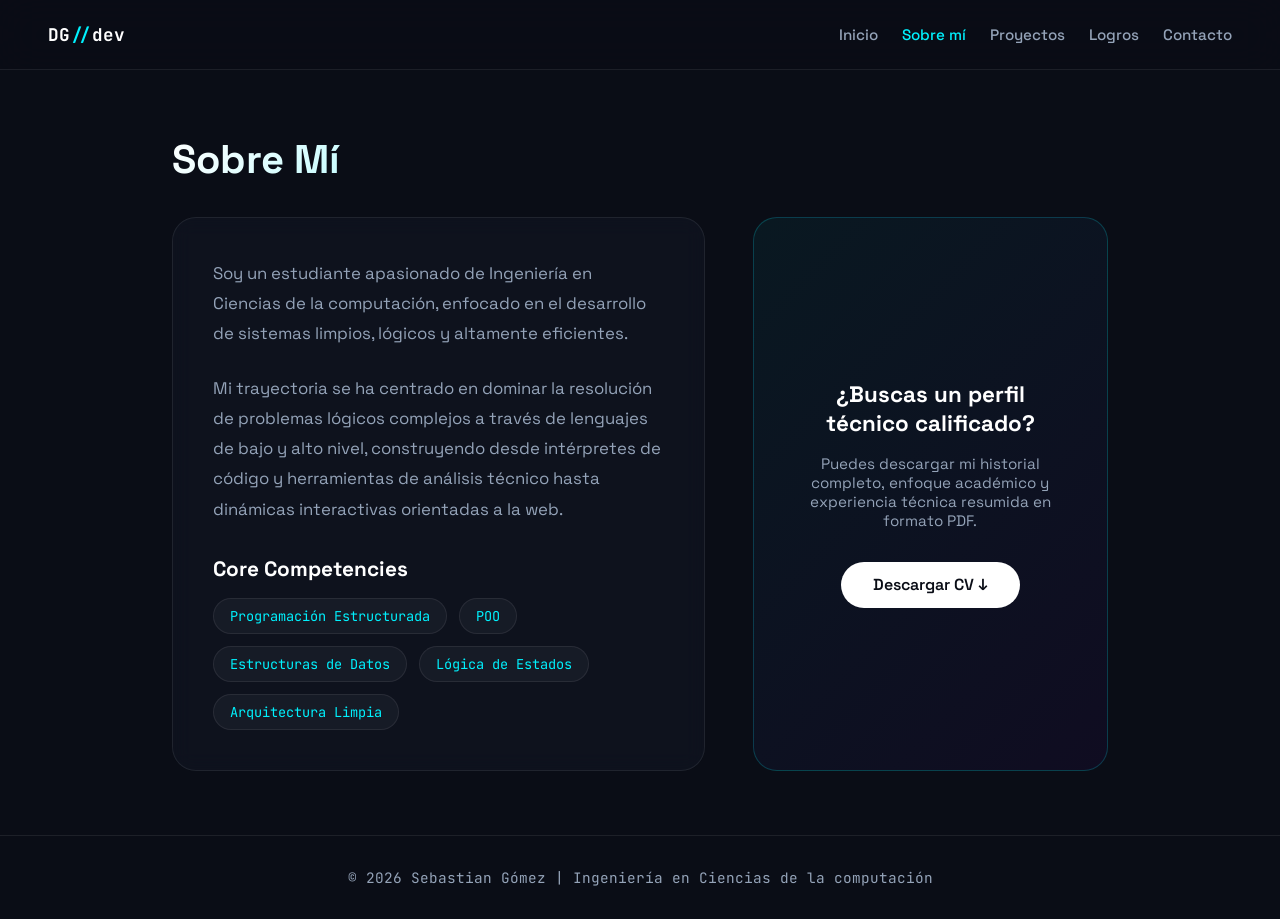
<file: 2026-1 - Lenguajes de Programación/sobre-mi.html>
<!DOCTYPE html>
<html lang="es">
<head>
  <meta charset="UTF-8" />
  <meta name="viewport" content="width=device-width, initial-scale=1.0" />
  <title>Sobre Mí — Sebastian Gómez</title>
  <link rel="preconnect" href="https://fonts.googleapis.com" />
  <link rel="preconnect" href="https://fonts.gstatic.com" crossorigin />
  <link href="https://fonts.googleapis.com/css2?family=Space+Grotesk:wght@400;500;700&family=JetBrains+Mono:wght@400;500&display=swap" rel="stylesheet" />
  <style>
    :root {
      --bg: #0a0d16;
      --card-bg: rgba(18, 23, 35, 0.6);
      --border: rgba(255, 255, 255, 0.08);
      --text: #ffffff;
      --text-muted: #94a3b8;
      --accent-blue: #00f2fe;
      --accent-purple: #7f00ff;
      --font: 'Space Grotesk', sans-serif;
      --mono: 'JetBrains Mono', monospace;
      --nav-h: 70px;
    }

    *, *::before, *::after { box-sizing: border-box; margin: 0; padding: 0; }
    body { font-family: var(--font); background-color: var(--bg); color: var(--text); min-height: 100vh; padding-top: var(--nav-h); }

    /* NAV GLOBAL */
    nav { position: fixed; top: 0; left: 0; right: 0; z-index: 1000; height: var(--nav-h); display: flex; align-items: center; justify-content: space-between; padding: 0 3rem; background: rgba(10, 13, 22, 0.8); backdrop-filter: blur(20px); border-bottom: 1px solid var(--border); }
    .nav-logo { font-family: var(--mono); font-size: 1.1rem; font-weight: 700; color: #fff; text-decoration: none; }
    .nav-logo span { color: var(--accent-blue); }
    .nav-links { display: flex; gap: 1.5rem; }
    .nav-links a { color: var(--text-muted); text-decoration: none; font-size: 0.95rem; font-weight: 500; }
    .nav-links a:hover, .nav-links a.active { color: var(--accent-blue); }

    /* CONTENIDO */
    .container { max-width: 1000px; margin: 4rem auto; padding: 0 2rem; }
    .page-title { font-size: 2.5rem; font-weight: 700; margin-bottom: 2rem; background: linear-gradient(135deg, #fff, var(--accent-blue)); -webkit-background-clip: text; -webkit-text-fill-color: transparent; }
    
    .about-grid { display: grid; grid-template-columns: 1.5fr 1fr; gap: 3rem; }
    .about-card { background: var(--card-bg); border: 1px solid var(--border); border-radius: 24px; padding: 2.5rem; backdrop-filter: blur(10px); }
    .about-card p { color: var(--text-muted); line-height: 1.8; margin-bottom: 1.5rem; font-size: 1.05rem; }
    
    .skills-section h3 { font-size: 1.3rem; margin-bottom: 1rem; color: #fff; }
    .skills-grid { display: flex; flex-wrap: wrap; gap: 0.75rem; }
    .skill-tag { background: rgba(255,255,255,0.04); border: 1px solid var(--border); padding: 0.5rem 1rem; border-radius: 50px; font-family: var(--mono); font-size: 0.85rem; color: var(--accent-blue); }
    
    .cv-box { background: linear-gradient(135deg, rgba(0, 242, 254, 0.05), rgba(127, 0, 255, 0.05)); border: 1px solid rgba(0, 242, 254, 0.2); border-radius: 24px; padding: 2.5rem; display: flex; flex-direction: column; justify-content: center; align-items: center; text-align: center; }
    .cv-box h3 { margin-bottom: 1rem; font-size: 1.4rem; }
    .cv-box p { color: var(--text-muted); font-size: 0.95rem; margin-bottom: 2rem; }
    
    .btn-download { background: #fff; color: var(--bg); text-decoration: none; padding: 0.8rem 2rem; border-radius: 50px; font-weight: 600; transition: transform 0.3s; }
    .btn-download:hover { transform: translateY(-2px); }

    footer { border-top: 1px solid var(--border); padding: 2rem; text-align: center; color: var(--text-muted); font-size: 0.9rem; font-family: var(--mono); margin-top: 4rem; }
    @media (max-width: 768px) { .about-grid { grid-template-columns: 1fr; } nav { padding: 0 1.5rem; } }
  </style>
</head>
<body>

  <nav>
    <a class="nav-logo" href="index.html">DG<span>//</span>dev</a>
    <div class="nav-links">
      <a href="index.html">Inicio</a>
      <a href="sobre-mi.html" class="active">Sobre mí</a>
      <a href="proyectos.html">Proyectos</a>
      <a href="logros.html">Logros</a>
      <a href="contacto.html">Contacto</a>
    </div>
  </nav>

  <main class="container">
    <h2 class="page-title">Sobre Mí</h2>
    <div class="about-grid">
      <div class="about-card">
        <p>Soy un estudiante apasionado de Ingeniería en Ciencias de la computación, enfocado en el desarrollo de sistemas limpios, lógicos y altamente eficientes.</p>
        <p>Mi trayectoria se ha centrado en dominar la resolución de problemas lógicos complejos a través de lenguajes de bajo y alto nivel, construyendo desde intérpretes de código y herramientas de análisis técnico hasta dinámicas interactivas orientadas a la web.</p>
        <div class="skills-section" style="margin-top: 2rem;">
          <h3>Core Competencies</h3>
          <div class="skills-grid">
            <span class="skill-tag">Programación Estructurada</span>
            <span class="skill-tag">POO</span>
            <span class="skill-tag">Estructuras de Datos</span>
            <span class="skill-tag">Lógica de Estados</span>
            <span class="skill-tag">Arquitectura Limpia</span>
          </div>
        </div>
      </div>
      <div class="cv-box">
        <h3>¿Buscas un perfil técnico calificado?</h3>
        <p>Puedes descargar mi historial completo, enfoque académico y experiencia técnica resumida en formato PDF.</p>
        <a href="Tu-CV.pdf" target="_blank" class="btn-download">Descargar CV ↓</a>
      </div>
    </div>
  </main>

  <footer>
    <p>© 2026 Sebastian Gómez | Ingeniería en Ciencias de la computación</p>
  </footer>

</body>
</html>
</file>
<file: style.css>
/* ============================================================
   HOJA DE ESTILOS COMPARTIDA — Portafolio Daniel Gómez
   ============================================================
   Este archivo se usa en TODAS las páginas (index, sobre-mi,
   proyectos, logros, contacto) para que el diseño sea consistente.

   Si quieres cambiar un color, una fuente o un tamaño en TODO
   el sitio a la vez, hazlo aquí. Si quieres cambiar algo en
   UNA sola página, hazlo en el <style> de esa página.
   ============================================================ */

/* ── 1. VARIABLES DE COLOR Y TIPOGRAFÍA ──────────────────────
   Estas son las "piezas de lego" del diseño. Cambia un valor
   aquí y se actualiza en todo el sitio automáticamente. */
:root {
  /* Colores de fondo */
  --bg: #ffffff;              /* Fondo principal (blanco) */
  --bg-soft: #f4fbfb;         /* Fondo de secciones alternas (gris-menta muy claro) */
  --bg-card: #ffffff;         /* Fondo de tarjetas */

  /* ── PALETA DE MARCA (actualizada) ──────────────────────────
     Basada en el logo: cian eléctrico → turquesa → menta, con
     azul marino apagado como color "ancla" para texto oscuro,
     footer y nav. Si quieres volver a cambiar la paleta más
     adelante, solo necesitas tocar estos 4 valores hexadecimales. */
  --navy: #2f455c;            /* Azul marino apagado — texto principal / nav / footer */
  --blue: #1dcdfe;            /* Cian eléctrico — acento principal, links, botones */
  --blue-light: #e3f9ff;      /* Cian muy claro — fondos suaves de hover */
  --gold: #21d0b2;            /* Turquesa — segundo acento, antes "dorado" */
  --gold-light: #e3fbf5;      /* Turquesa muy claro — fondos suaves */
  --mint: #34f5c5;            /* Menta — tercer acento, usado en detalles y fondo animado */

  /* Colores de texto */
  --text: #1c2b38;            /* Texto principal (azul-negro suave, mismo aire que --navy) */
  --text-muted: #5c7080;      /* Texto secundario (gris azulado) */
  --text-light: #94a8b5;      /* Texto terciario (gris azulado claro) */

  /* Bordes y sombras */
  --border: #e1eef0;          /* Borde sutil para tarjetas */
  --shadow: 0 4px 24px rgba(47, 69, 92, 0.07);
  --shadow-hover: 0 12px 40px rgba(33, 208, 178, 0.16);

  /* Colores SOLO para el fondo animado (mismos tonos de marca,
     pero se usan en manchas grandes y difuminadas, no en texto).
     Si quieres que el fondo se vea más o menos intenso, ajusta el
     valor "alpha" (el número después de la coma final en rgba) en
     la sección "FONDO ANIMADO" más abajo, no estos hex. */
  --bg-fx-blue: #1dcdfe;
  --bg-fx-gold: #21d0b2;
  --bg-fx-violet: #34f5c5;

  /* Tipografía: Plus Jakarta Sans = títulos (look moderno tipo Wix) 
     Inter = cuerpo de texto (alta legibilidad) */
  --font-display: 'Plus Jakarta Sans', sans-serif;
  --font-body: 'Inter', sans-serif;
  --font-mono: 'JetBrains Mono', monospace; /* Para etiquetas técnicas */

  --nav-h: 76px; /* Alto de la barra de navegación, usado para el padding-top del body */
}

/* ── 2. RESET BÁSICO ─────────────────────────────────────────
   Quita los márgenes/paddings por defecto del navegador para
   tener control total del espaciado. */
*, *::before, *::after { box-sizing: border-box; margin: 0; padding: 0; }
html { scroll-behavior: smooth; }
body {
  font-family: var(--font-body);
  background: var(--bg);
  color: var(--text);
  padding-top: var(--nav-h); /* Deja espacio para el nav fijo */
  overflow-x: hidden;
}
img { max-width: 100%; display: block; }
a { color: inherit; }

/* ── 3. FONDO ANIMADO ──────────────────────────────────────────
   Dos capas trabajando juntas para dar vida al fondo blanco:

   A) .ambient-bg → un "mesh" de 4 manchas de color grandes y
      difuminadas (radial-gradient) que se mueven lentamente en
      bucle. Es la capa de color.

   B) #bg-canvas → partículas finas conectadas por líneas que
      flotan y reaccionan levemente al mouse. Es la capa de
      textura/profundidad, dibujada con JavaScript (ver script.js).

   Ambas son decorativas (pointer-events: none) y van DETRÁS de
   todo el contenido (z-index: -2 y -1). Para bajar la intensidad
   del color, reduce los valores "alpha" (el último número en cada
   rgba). Para apagar el movimiento, comenta la línea "animation". */
.ambient-bg {
  position: fixed;
  inset: 0;
  z-index: -2;
  pointer-events: none;
  /* Tercera vuelta de ajuste: opacidades casi al doble de la versión
     anterior (0.22→0.40 etc.) y el núcleo de cada mancha llega más
     lejos antes de difuminarse (de "72%" a "55%"), para que el color
     se note de inmediato sobre el blanco sin necesidad de fijarse.
     Las tarjetas (.card) siguen usando --bg-card sólido encima, así
     que el texto dentro de ellas no pierde legibilidad. */
  background:
    radial-gradient(ellipse 70% 60% at 10% 15%, rgba(29,205,254,0.40) 0%, transparent 55%),
    radial-gradient(ellipse 65% 60% at 92% 8%, rgba(52,245,197,0.42) 0%, transparent 55%),
    radial-gradient(ellipse 65% 60% at 90% 90%, rgba(33,208,178,0.38) 0%, transparent 55%),
    radial-gradient(ellipse 60% 55% at 6% 95%, rgba(29,205,254,0.34) 0%, transparent 55%),
    radial-gradient(ellipse 45% 40% at 50% 50%, rgba(52,245,197,0.20) 0%, transparent 60%);
  background-size: 210% 210%;
  animation: ambientMove 13s ease-in-out infinite alternate;
}
@keyframes ambientMove {
  0%   { background-position: 0% 0%, 100% 0%, 100% 100%, 0% 100%, 50% 50%; }
  50%  { background-position: 35% 45%, 65% 25%, 65% 75%, 25% 65%, 40% 60%; }
  100% { background-position: 65% 5%, 35% 65%, 45% 35%, 65% 95%, 60% 40%; }
}

/* Canvas de partículas: ocupa toda la pantalla, fijo, detrás del
   contenido pero ENCIMA del mesh de color (z-index -1 vs -2). */
#bg-canvas {
  position: fixed;
  inset: 0;
  z-index: -1;
  pointer-events: none;
}

/* ── 4. BARRA DE NAVEGACIÓN ───────────────────────────────────
   IMPORTANTE: los enlaces aquí son <a href="archivo.html">,
   es decir, NAVEGAN a otra página real (no usan #ancla).
   Por eso cada página HTML necesita su propio <nav> con la
   clase "active" puesta en el link correspondiente. */
nav {
  position: fixed; top: 0; left: 0; right: 0;
  z-index: 1000;
  height: var(--nav-h);
  display: flex; align-items: center; justify-content: space-between;
  padding: 0 4rem;
  background: rgba(255,255,255,0.85);
  backdrop-filter: blur(16px);
  -webkit-backdrop-filter: blur(16px);
  border-bottom: 1px solid var(--border);
}
.nav-logo {
  font-family: var(--font-display);
  font-size: 1.25rem;
  font-weight: 800;
  text-decoration: none;
  color: var(--navy);
  letter-spacing: -0.5px;
}
.nav-logo span { color: var(--gold); } /* La parte dorada del logo "DG.dev" */

.nav-links { display: flex; align-items: center; gap: 2.5rem; }
.nav-links a {
  text-decoration: none;
  color: var(--text-muted);
  font-size: 0.92rem;
  font-weight: 600;
  letter-spacing: 0.2px;
  position: relative;
  padding: 0.4rem 0;
  transition: color 0.25s ease;
}
/* Línea inferior animada al hacer hover/activo */
.nav-links a::after {
  content: '';
  position: absolute; left: 0; right: 0; bottom: -4px;
  height: 2px;
  background: linear-gradient(90deg, var(--blue), var(--gold));
  transform: scaleX(0);
  transform-origin: left;
  transition: transform 0.3s ease;
}
.nav-links a:hover { color: var(--navy); }
.nav-links a:hover::after, .nav-links a.active::after { transform: scaleX(1); }
.nav-links a.active { color: var(--navy); }

/* Botón CTA opcional en el nav (ej: "Contáctame") */
.nav-cta {
  background: linear-gradient(135deg, var(--blue), var(--gold));
  color: #fff !important;
  padding: 0.6rem 1.4rem;
  border-radius: 50px;
  font-size: 0.88rem !important;
  font-weight: 700 !important;
}
.nav-cta::after { display: none; } /* No queremos la línea inferior en el botón */
.nav-cta:hover { transform: translateY(-2px); box-shadow: 0 8px 20px rgba(29,205,254,0.35); }

/* Menú hamburguesa para móvil (oculto en desktop) */
.nav-toggle { display: none; }

/* ── 5. ETIQUETAS DE SECCIÓN (eyebrow + título) ───────────────
   Patrón reutilizado en cada página: una etiqueta pequeña con
   línea dorada + título grande con una palabra acentuada. */
.section-label {
  font-family: var(--font-mono);
  font-size: 0.78rem;
  font-weight: 500;
  color: var(--blue);
  letter-spacing: 3px;
  text-transform: uppercase;
  margin-bottom: 1rem;
  display: flex; align-items: center; gap: 0.75rem;
}
.section-label::before { content: ''; width: 28px; height: 2px; background: var(--gold); }

.section-title {
  font-family: var(--font-display);
  font-size: clamp(2rem, 4vw, 3rem);
  font-weight: 800;
  color: var(--navy);
  line-height: 1.15;
  letter-spacing: -1px;
  margin-bottom: 1.5rem;
}
.section-title .accent { color: var(--blue); } /* Palabra resaltada dentro de un título */
.section-title .accent-gold { color: var(--gold); }

.section-subtitle {
  color: var(--text-muted);
  font-size: 1.05rem;
  line-height: 1.7;
  max-width: 640px;
  margin-bottom: 3rem;
  font-weight: 400;
}

/* ── 6. CONTENEDORES GENERALES ────────────────────────────────
   .page-section = espacio estándar entre secciones de una página
   .container    = ancho máximo centrado, usado dentro de cada sección */
.page-section { padding: 6rem 0; position: relative; }
.page-section.soft { background: var(--bg-soft); } /* Para alternar fondo blanco/gris */
.container { max-width: 1280px; margin: 0 auto; padding: 0 4rem; }

/* ── 7. TARJETAS GENÉRICAS (reutilizadas en varias páginas) ──── */
.card {
  background: var(--bg-card);
  border: 1px solid var(--border);
  border-radius: 20px;
  box-shadow: var(--shadow);
  transition: transform 0.35s ease, box-shadow 0.35s ease, border-color 0.35s ease;
}
.card:hover {
  transform: translateY(-6px);
  box-shadow: var(--shadow-hover);
  border-color: rgba(29,205,254,0.3);
}

/* ── 8. BOTONES ────────────────────────────────────────────── */
.btn-primary {
  display: inline-flex; align-items: center; gap: 0.5rem;
  background: linear-gradient(135deg, var(--blue), var(--gold));
  color: #fff; text-decoration: none;
  padding: 1rem 2.2rem; border-radius: 50px;
  font-weight: 700; font-size: 0.95rem;
  box-shadow: 0 6px 20px rgba(29,205,254,0.3);
  transition: transform 0.3s ease, box-shadow 0.3s ease;
  border: none; cursor: pointer; font-family: var(--font-body);
}
.btn-primary:hover { transform: translateY(-3px); box-shadow: 0 10px 30px rgba(29,205,254,0.4); }

.btn-gold {
  display: inline-flex; align-items: center; gap: 0.5rem;
  background: linear-gradient(135deg, var(--gold), var(--mint));
  color: #fff; text-decoration: none;
  padding: 1rem 2.2rem; border-radius: 50px;
  font-weight: 700; font-size: 0.95rem;
  box-shadow: 0 6px 20px rgba(33,208,178,0.3);
  transition: transform 0.3s ease, box-shadow 0.3s ease;
  border: none; cursor: pointer; font-family: var(--font-body);
}
.btn-gold:hover { transform: translateY(-3px); box-shadow: 0 10px 30px rgba(33,208,178,0.4); }

.btn-outline {
  display: inline-flex; align-items: center; gap: 0.5rem;
  border: 1.5px solid var(--navy);
  color: var(--navy); text-decoration: none;
  padding: 1rem 2.2rem; border-radius: 50px;
  font-weight: 700; font-size: 0.95rem;
  transition: all 0.3s ease; background: transparent;
}
.btn-outline:hover { background: var(--navy); color: #fff; transform: translateY(-3px); }

/* ── 9. ANIMACIÓN DE ENTRADA AL HACER SCROLL ──────────────────
   Cualquier elemento con clase "reveal" empieza invisible y
   desplazado hacia abajo. El JS (al final de cada página) le
   agrega la clase "visible" cuando entra en pantalla. */
.reveal {
  opacity: 0;
  transform: translateY(28px);
  transition: opacity 0.7s ease, transform 0.7s ease;
}
.reveal.visible { opacity: 1; transform: translateY(0); }

/* Divisor decorativo entre secciones */
.divider {
  height: 1px;
  max-width: 1280px; margin: 0 auto;
  background: linear-gradient(90deg, transparent, var(--border) 20%, var(--border) 80%, transparent);
}

/* ── 10. FOOTER GLOBAL ─────────────────────────────────────── */
footer {
  background: var(--navy);
  color: rgba(255,255,255,0.7);
  padding: 3rem 4rem;
  display: flex; align-items: center; justify-content: space-between;
  font-family: var(--font-mono); font-size: 0.85rem;
  flex-wrap: wrap; gap: 1rem;
}
.footer-logo { font-family: var(--font-display); font-weight: 800; color: #fff; }
.footer-logo span { color: var(--gold); }

/* ── 11. TRANSICIÓN ENTRE PÁGINAS ──────────────────────────────
   Una "cortina" de color (#page-transition) cubre toda la pantalla
   antes de cambiar de página y se retira con una animación al
   cargar la nueva. Esto refuerza visualmente que las 5 páginas
   están conectadas, en vez de sentirse como saltos secos.

   Cómo funciona (la lógica vive en script.js):
   1) Al cargar cualquier página, la cortina empieza visible y
      se desliza hacia afuera (clase "leaving").
   2) Al hacer clic en un link interno, la cortina vuelve a
      cubrir la pantalla (clase "entering") y SOLO ENTONCES
      se navega de verdad a la siguiente página. */
#page-transition {
  position: fixed;
  inset: 0;
  z-index: 9999;
  pointer-events: none;
  background: linear-gradient(120deg, var(--navy) 0%, var(--blue) 45%, var(--gold) 75%, var(--mint) 100%);
  transform: translateY(0);
  display: flex; align-items: center; justify-content: center;
}
/* Estado inicial al cargar: se retira hacia arriba revelando la página */
#page-transition.leaving {
  animation: curtainLeave 0.7s cubic-bezier(0.65, 0, 0.35, 1) forwards;
}
/* Estado al hacer clic en un link: cubre la pantalla hacia arriba */
#page-transition.entering {
  pointer-events: all;
  animation: curtainEnter 0.5s cubic-bezier(0.65, 0, 0.35, 1) forwards;
}
@keyframes curtainLeave {
  from { transform: translateY(0); }
  to   { transform: translateY(-100%); }
}
@keyframes curtainEnter {
  from { transform: translateY(100%); }
  to   { transform: translateY(0); }
}
/* Pequeño logo/monograma centrado dentro de la cortina mientras transiciona */
.transition-mark {
  font-family: var(--font-display);
  font-weight: 800; font-size: 1.4rem; color: #fff;
  opacity: 0.9; letter-spacing: 1px;
}

/* ── 12. RESPONSIVE: TABLET Y MÓVIL ───────────────────────────
   Por debajo de 900px de ancho, escondemos el menú de texto y
   mostramos el botón hamburguesa (la lógica de abrir/cerrar
   está en el JS de cada página). */
@media (max-width: 900px) {
  nav { padding: 0 1.5rem; }
  .nav-links {
    position: fixed; top: var(--nav-h); left: 0; right: 0;
    background: #fff;
    flex-direction: column; align-items: flex-start;
    padding: 1.5rem;
    border-bottom: 1px solid var(--border);
    transform: translateY(-150%);
    transition: transform 0.35s ease;
    gap: 1.25rem;
  }
  .nav-links.open { transform: translateY(0); }
  .nav-toggle {
    display: flex; flex-direction: column; gap: 5px;
    background: none; border: none; cursor: pointer; padding: 0.5rem;
  }
  .nav-toggle span { width: 24px; height: 2px; background: var(--navy); border-radius: 2px; }

  .container { padding: 0 1.5rem; }
  .page-section { padding: 4rem 0; }
  footer { padding: 2rem 1.5rem; flex-direction: column; text-align: center; }
}

/* Respeta la preferencia de "reducir movimiento" del usuario */
@media (prefers-reduced-motion: reduce) {
  *, *::before, *::after { animation: none !important; transition: none !important; }
}
</file>
